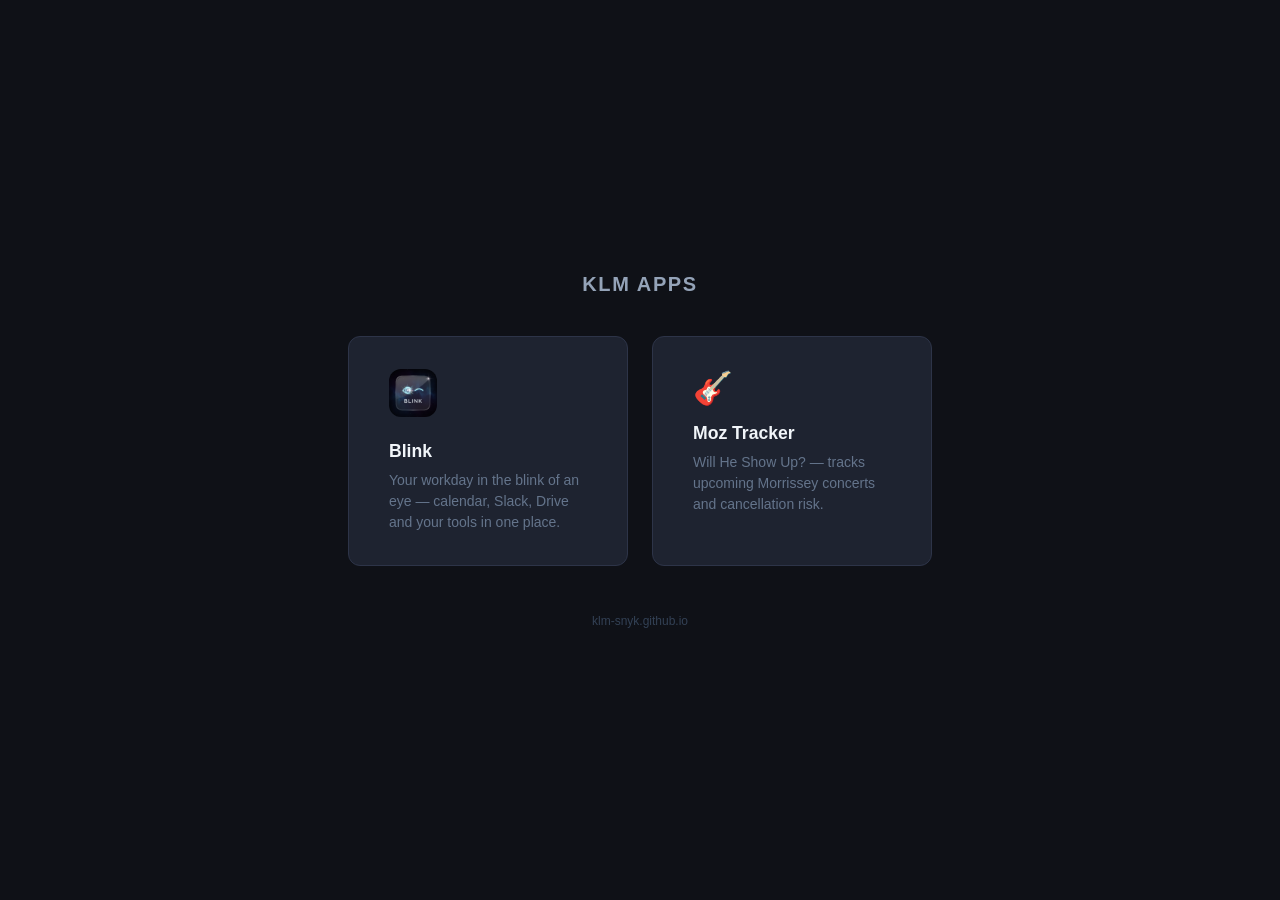
<file: index.html>
<!DOCTYPE html>
<html lang="en">
<head>
  <meta charset="UTF-8" />
  <meta name="viewport" content="width=device-width, initial-scale=1.0" />
  <title>KLM Apps</title>
  <style>
    *, *::before, *::after { box-sizing: border-box; margin: 0; padding: 0; }

    body {
      font-family: -apple-system, BlinkMacSystemFont, "Inter", "Segoe UI", sans-serif;
      background: #0f1117;
      color: #e2e8f0;
      min-height: 100vh;
      display: flex;
      flex-direction: column;
      align-items: center;
      justify-content: center;
      padding: 2rem;
    }

    h1 {
      font-size: 1.25rem;
      font-weight: 600;
      letter-spacing: 0.08em;
      text-transform: uppercase;
      color: #94a3b8;
      margin-bottom: 2.5rem;
    }

    .apps {
      display: flex;
      gap: 1.5rem;
      flex-wrap: wrap;
      justify-content: center;
    }

    .card {
      background: #1e2330;
      border: 1px solid #2d3448;
      border-radius: 12px;
      padding: 2rem 2.5rem;
      width: 280px;
      text-decoration: none;
      color: inherit;
      transition: border-color 0.2s, transform 0.2s, box-shadow 0.2s;
    }

    .card:hover {
      border-color: #4f6ef7;
      transform: translateY(-3px);
      box-shadow: 0 8px 32px rgba(79, 110, 247, 0.15);
    }

    .card-icon {
      font-size: 2rem;
      margin-bottom: 1rem;
    }

    .card-title {
      font-size: 1.1rem;
      font-weight: 600;
      margin-bottom: 0.5rem;
      color: #f1f5f9;
    }

    .card-desc {
      font-size: 0.875rem;
      color: #64748b;
      line-height: 1.5;
    }

    footer {
      margin-top: 3rem;
      font-size: 0.75rem;
      color: #334155;
    }
  </style>
</head>
<body>
  <h1>KLM Apps</h1>

  <div class="apps">
    <a class="card" href="./Blink/">
      <div class="card-icon"><img src="./Blink/blink-icon.png" alt="Blink" style="width:48px;height:48px;border-radius:12px"></div>
      <div class="card-title">Blink</div>
      <div class="card-desc">Your workday in the blink of an eye — calendar, Slack, Drive and your tools in one place.</div>
    </a>

    <a class="card" href="./moztracker/">
      <div class="card-icon">🎸</div>
      <div class="card-title">Moz Tracker</div>
      <div class="card-desc">Will He Show Up? — tracks upcoming Morrissey concerts and cancellation risk.</div>
    </a>
  </div>

  <footer>klm-snyk.github.io</footer>
</body>
</html>
</file>
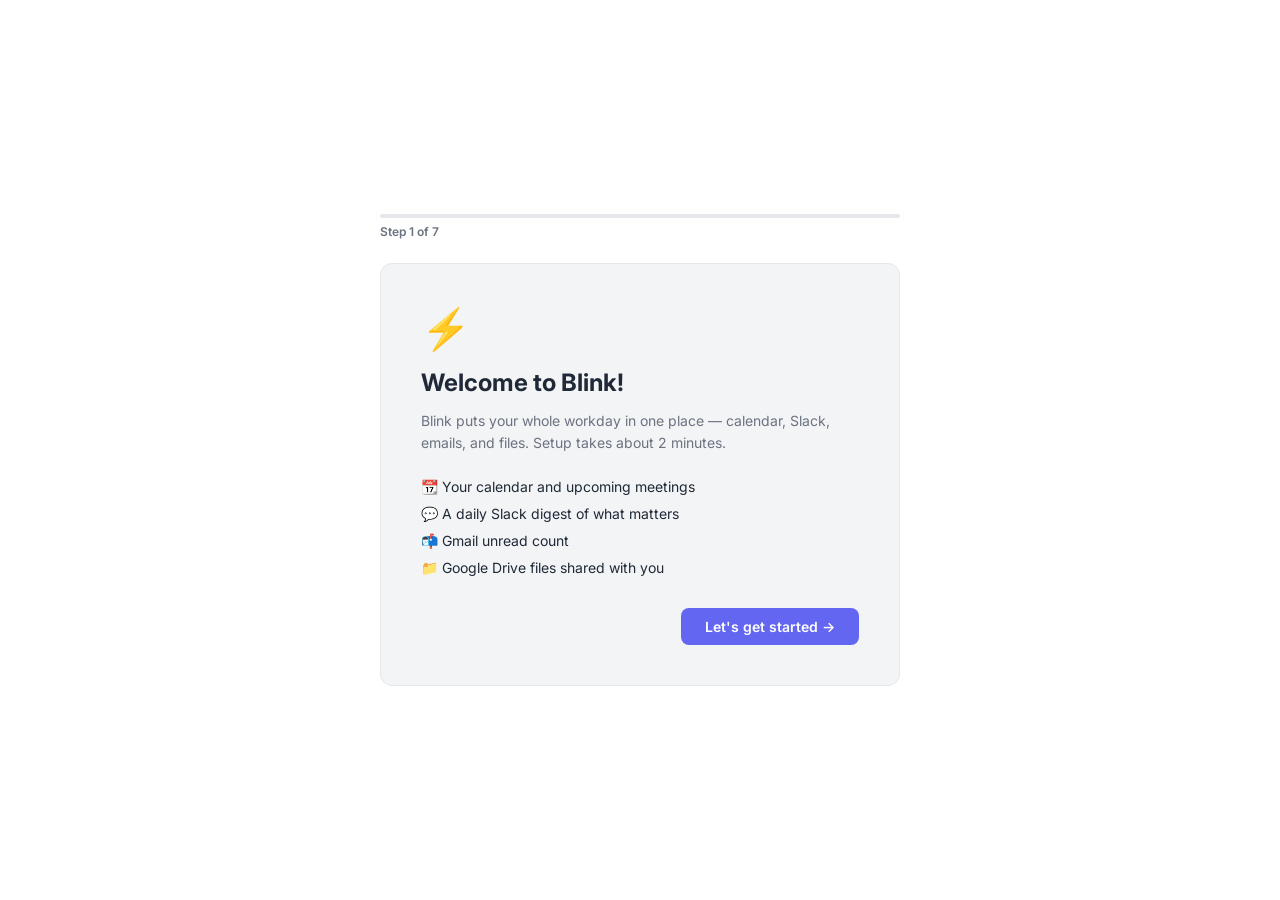
<file: Blink/index.html>
<!DOCTYPE html>
<html lang="en">
<head>
  <meta charset="UTF-8">
  <meta name="viewport" content="width=device-width, initial-scale=1.0">
  <link rel="icon" href="blink-icon.png">
  <title>Blink</title>
  <meta name="description" content="Your workday in the blink of an eye — daily planner, cases, and calendar in one place.">
  <link rel="preconnect" href="https://fonts.googleapis.com">
  <link rel="preconnect" href="https://fonts.gstatic.com" crossorigin>
  <link href="https://fonts.googleapis.com/css2?family=Inter:wght@300;400;500;600;700&display=swap" rel="stylesheet">
  <link rel="stylesheet" href="css/styles.css?v=19.97">
  <!-- Google Identity Services -->
  <script src="https://accounts.google.com/gsi/client" async defer></script>
</head>
<body data-theme="modern" data-dark="false">

<!-- Setup Wizard -->
<div id="setup-wizard" class="setup-wizard" style="display:none">
  <div class="setup-wizard-inner">
    <div class="setup-progress" id="setup-progress"></div>
    <div class="setup-content" id="setup-content"></div>
  </div>
</div>

<div class="app">

  <!-- =====================================================
       Sidebar Navigation
  ====================================================== -->
  <nav class="sidebar">

    <div class="sidebar-logo">
      <img src="blink-icon.png" alt="Blink" style="width:40px;height:40px;border-radius:10px;margin-bottom:6px">
      <h1>Blink</h1>
      <span>Your workday in the blink of an eye</span>
    </div>

    <div class="sidebar-nav">

      <div class="nav-section-label">Workspace</div>

      <button class="nav-item active" data-screen="dashboard">
        <svg viewBox="0 0 24 24"><path d="M3 9l9-7 9 7v11a2 2 0 01-2 2H5a2 2 0 01-2-2z"/><polyline points="9 22 9 12 15 12 15 22"/></svg>
        <span>Dashboard</span>
      </button>

      <div class="nav-divider"></div>
      <div class="nav-section-label">Work</div>

      <button class="nav-item" data-screen="calendar">
        <svg viewBox="0 0 24 24"><rect x="3" y="4" width="18" height="18" rx="2" ry="2"/><line x1="16" y1="2" x2="16" y2="6"/><line x1="8" y1="2" x2="8" y2="6"/><line x1="3" y1="10" x2="21" y2="10"/></svg>
        <span>Calendar</span>
      </button>

      <button class="nav-item" data-screen="mail">
        <svg viewBox="0 0 24 24" fill="none" stroke="currentColor" stroke-width="1.75" stroke-linecap="round" stroke-linejoin="round"><path d="M4 4h16c1.1 0 2 .9 2 2v12c0 1.1-.9 2-2 2H4c-1.1 0-2-.9-2-2V6c0-1.1.9-2 2-2z"/><polyline points="22,6 12,13 2,6"/></svg>
        <span>Mail</span>
      </button>

      <button class="nav-item" data-screen="slack">
        <svg viewBox="0 0 24 24" fill="none" stroke="currentColor" stroke-width="1.75" stroke-linecap="round" stroke-linejoin="round"><path d="M14.5 10c-.83 0-1.5-.67-1.5-1.5v-5c0-.83.67-1.5 1.5-1.5s1.5.67 1.5 1.5v5c0 .83-.67 1.5-1.5 1.5z"/><path d="M20.5 10H19V8.5c0-.83.67-1.5 1.5-1.5s1.5.67 1.5 1.5-.67 1.5-1.5 1.5z"/><path d="M9.5 14c.83 0 1.5.67 1.5 1.5v5c0 .83-.67 1.5-1.5 1.5S8 21.33 8 20.5v-5c0-.83.67-1.5 1.5-1.5z"/><path d="M3.5 14H5v1.5c0 .83-.67 1.5-1.5 1.5S2 16.33 2 15.5 2.67 14 3.5 14z"/><path d="M14 14.5c0-.83.67-1.5 1.5-1.5h5c.83 0 1.5.67 1.5 1.5s-.67 1.5-1.5 1.5h-5c-.83 0-1.5-.67-1.5-1.5z"/><path d="M15.5 19H14v1.5c0 .83.67 1.5 1.5 1.5s1.5-.67 1.5-1.5-.67-1.5-1.5-1.5z"/><path d="M10 9.5C10 8.67 9.33 8 8.5 8h-5C2.67 8 2 8.67 2 9.5S2.67 11 3.5 11h5c.83 0 1.5-.67 1.5-1.5z"/><path d="M8.5 5H10V3.5C10 2.67 9.33 2 8.5 2S7 2.67 7 3.5 7.67 5 8.5 5z"/></svg>
        <span>Slack</span>
      </button>


      <button class="nav-item" data-screen="drive">
        <svg viewBox="0 0 24 24" fill="none" stroke="currentColor" stroke-width="1.75" stroke-linecap="round" stroke-linejoin="round"><path d="M22 19a2 2 0 01-2 2H4a2 2 0 01-2-2V5a2 2 0 012-2h5l2 3h9a2 2 0 012 2z"/></svg>
        <span>Drive</span>
      </button>

      <button class="nav-item" data-screen="cases">
        <svg viewBox="0 0 24 24" fill="none" stroke="currentColor" stroke-width="1.75" stroke-linecap="round" stroke-linejoin="round"><path d="M2 9a3 3 0 010 6v2a1 1 0 001 1h18a1 1 0 001-1v-2a3 3 0 010-6V7a1 1 0 00-1-1H3a1 1 0 00-1 1z"/><path d="M9 9v6" stroke-dasharray="2 2"/></svg>
        <span>JIRA</span>
      </button>
      <button class="nav-item" data-screen="supportcases">
        <svg viewBox="0 0 24 24" fill="none" stroke="currentColor" stroke-width="1.75" stroke-linecap="round" stroke-linejoin="round"><path d="M20 7h-3V6a3 3 0 00-3-3h-4a3 3 0 00-3 3v1H4a1 1 0 00-1 1v11a2 2 0 002 2h14a2 2 0 002-2V8a1 1 0 00-1-1zM9 6a1 1 0 011-1h4a1 1 0 011 1v1H9z"/></svg>
        <span>Support Cases</span>
      </button>
      <button class="nav-item" data-screen="workday">
        <svg viewBox="0 0 24 24" fill="none" stroke="currentColor" stroke-width="1.75" stroke-linecap="round" stroke-linejoin="round"><rect x="2" y="7" width="20" height="14" rx="2"/><path d="M16 7V5a2 2 0 00-2-2h-4a2 2 0 00-2 2v2"/><line x1="12" y1="12" x2="12" y2="16"/><line x1="10" y1="14" x2="14" y2="14"/></svg>
        <span>Workday</span>
      </button>
      <button class="nav-item" data-screen="trends">
        <svg viewBox="0 0 24 24" fill="none" stroke="currentColor" stroke-width="1.75" stroke-linecap="round" stroke-linejoin="round"><path d="M3 3v18h18"/><path d="M18 17V9"/><path d="M13 17V5"/><path d="M8 17v-3"/></svg>
        <span>Support Case Trends &amp; Data</span>
      </button>

    </div>
    <!-- No bottom settings button — settings lives in the top-right header only -->
  </nav>

  <!-- =====================================================
       Main Content
  ====================================================== -->
  <main class="content">

  <!-- Shared header actions rendered on every screen -->
  <!-- SVG icons reused below -->

  <!-- Dashboard -->
  <div id="screen-dashboard" class="screen">
    <div class="screen-header">
      <h2>Dashboard</h2>
      <div class="header-actions">
        <button class="icon-btn" onclick="refreshApp()" title="Refresh">
          <svg viewBox="0 0 24 24" fill="none" stroke="currentColor" stroke-width="2" stroke-linecap="round" stroke-linejoin="round"><polyline points="23 4 23 10 17 10"/><path d="M20.49 15a9 9 0 11-2.12-9.36L23 10"/></svg>
        </button>
        <button class="icon-btn" id="about-btn-dashboard" onclick="openAbout()" title="About">
          <svg viewBox="0 0 24 24"><circle cx="12" cy="12" r="10"/><line x1="12" y1="8" x2="12" y2="12"/><line x1="12" y1="16" x2="12.01" y2="16"/></svg>
        </button>
        <button class="icon-btn" id="settings-btn" onclick="openSettings()" title="Settings">
          <svg viewBox="0 0 24 24"><circle cx="12" cy="12" r="3"/><path d="M19.4 15a1.65 1.65 0 00.33 1.82l.06.06a2 2 0 010 2.83 2 2 0 01-2.83 0l-.06-.06a1.65 1.65 0 00-1.82-.33 1.65 1.65 0 00-1 1.51V21a2 2 0 01-4 0v-.09A1.65 1.65 0 009 19.4a1.65 1.65 0 00-1.82.33l-.06.06a2 2 0 01-2.83-2.83l.06-.06A1.65 1.65 0 004.68 15a1.65 1.65 0 00-1.51-1H3a2 2 0 010-4h.09A1.65 1.65 0 004.6 9a1.65 1.65 0 00-.33-1.82l-.06-.06a2 2 0 012.83-2.83l.06.06A1.65 1.65 0 009 4.68a1.65 1.65 0 001-1.51V3a2 2 0 014 0v.09a1.65 1.65 0 001 1.51 1.65 1.65 0 001.82-.33l.06-.06a2 2 0 012.83 2.83l-.06.06A1.65 1.65 0 0019.4 9a1.65 1.65 0 001.51 1H21a2 2 0 010 4h-.09a1.65 1.65 0 00-1.51 1z"/></svg>
        </button>
      </div>
    </div>
    <div class="screen-body">
      <div id="dash-content"></div>
    </div>
  </div>


  <!-- Slack -->
  <div id="screen-slack" class="screen">
    <div class="screen-header">
      <h2>Slack Digest</h2>
      <div class="header-actions">
        <button class="icon-btn" onclick="openSettings()" title="Settings">
          <svg viewBox="0 0 24 24"><circle cx="12" cy="12" r="3"/><path d="M19.4 15a1.65 1.65 0 00.33 1.82l.06.06a2 2 0 010 2.83 2 2 0 01-2.83 0l-.06-.06a1.65 1.65 0 00-1.82-.33 1.65 1.65 0 00-1 1.51V21a2 2 0 01-4 0v-.09A1.65 1.65 0 009 19.4a1.65 1.65 0 00-1.82.33l-.06.06a2 2 0 01-2.83-2.83l.06-.06A1.65 1.65 0 004.68 15a1.65 1.65 0 00-1.51-1H3a2 2 0 010-4h.09A1.65 1.65 0 004.6 9a1.65 1.65 0 00-.33-1.82l-.06-.06a2 2 0 012.83-2.83l.06.06A1.65 1.65 0 009 4.68a1.65 1.65 0 001-1.51V3a2 2 0 014 0v.09a1.65 1.65 0 001 1.51 1.65 1.65 0 001.82-.33l.06-.06a2 2 0 012.83 2.83l-.06.06A1.65 1.65 0 0019.4 9a1.65 1.65 0 001.51 1H21a2 2 0 010 4h-.09a1.65 1.65 0 00-1.51 1z"/></svg>
        </button>
      </div>
    </div>
    <div class="screen-body">
      <div id="slack-content"></div>
    </div>
  </div>

    <!-- Mail -->
  <div id="screen-mail" class="screen">
    <div class="screen-header">
      <h2>Mail</h2>
      <div class="header-actions">
        <button class="icon-btn" onclick="fetchMailMessages()" title="Refresh">
          <svg viewBox="0 0 24 24" fill="none" stroke="currentColor" stroke-width="2" stroke-linecap="round" stroke-linejoin="round"><polyline points="23 4 23 10 17 10"/><path d="M20.49 15a9 9 0 11-2.12-9.36L23 10"/></svg>
        </button>
        <button class="icon-btn" onclick="openSettings()" title="Settings">
          <svg viewBox="0 0 24 24"><circle cx="12" cy="12" r="3"/><path d="M19.4 15a1.65 1.65 0 00.33 1.82l.06.06a2 2 0 010 2.83 2 2 0 01-2.83 0l-.06-.06a1.65 1.65 0 00-1.82-.33 1.65 1.65 0 00-1 1.51V21a2 2 0 01-4 0v-.09A1.65 1.65 0 009 19.4a1.65 1.65 0 00-1.82.33l-.06.06a2 2 0 01-2.83-2.83l.06-.06A1.65 1.65 0 004.68 15a1.65 1.65 0 00-1.51-1H3a2 2 0 010-4h.09A1.65 1.65 0 004.6 9a1.65 1.65 0 00-.33-1.82l-.06-.06a2 2 0 012.83-2.83l.06.06A1.65 1.65 0 009 4.68a1.65 1.65 0 001-1.51V3a2 2 0 014 0v.09a1.65 1.65 0 001 1.51 1.65 1.65 0 001.82-.33l.06-.06a2 2 0 012.83 2.83l-.06.06A1.65 1.65 0 0019.4 9a1.65 1.65 0 001.51 1H21a2 2 0 010 4h-.09a1.65 1.65 0 00-1.51 1z"/></svg>
        </button>
      </div>
    </div>
    <div class="screen-body">
      <div id="screen-mail-content"></div>
    </div>
  </div>

<!-- Cases -->
  <div id="screen-cases" class="screen">
    <div class="screen-header">
      <h2>JIRA</h2>
      <div class="header-actions">
        <button class="icon-btn" onclick="fetchJiraIssues()" title="Refresh">
          <svg viewBox="0 0 24 24" fill="none" stroke="currentColor" stroke-width="2" stroke-linecap="round" stroke-linejoin="round"><polyline points="23 4 23 10 17 10"/><path d="M20.49 15a9 9 0 11-2.12-9.36L23 10"/></svg>
        </button>
        <button class="icon-btn" onclick="openSettings()" title="Settings">
          <svg viewBox="0 0 24 24"><circle cx="12" cy="12" r="3"/><path d="M19.4 15a1.65 1.65 0 00.33 1.82l.06.06a2 2 0 010 2.83 2 2 0 01-2.83 0l-.06-.06a1.65 1.65 0 00-1.82-.33 1.65 1.65 0 00-1 1.51V21a2 2 0 01-4 0v-.09A1.65 1.65 0 009 19.4a1.65 1.65 0 00-1.82.33l-.06.06a2 2 0 01-2.83-2.83l.06-.06A1.65 1.65 0 004.68 15a1.65 1.65 0 00-1.51-1H3a2 2 0 010-4h.09A1.65 1.65 0 004.6 9a1.65 1.65 0 00-.33-1.82l-.06-.06a2 2 0 012.83-2.83l.06.06A1.65 1.65 0 009 4.68a1.65 1.65 0 001-1.51V3a2 2 0 014 0v.09a1.65 1.65 0 001 1.51 1.65 1.65 0 001.82-.33l.06-.06a2 2 0 012.83 2.83l-.06.06A1.65 1.65 0 0019.4 9a1.65 1.65 0 001.51 1H21a2 2 0 010 4h-.09a1.65 1.65 0 00-1.51 1z"/></svg>
        </button>
      </div>
    </div>
    <div class="screen-body">
      <div id="screen-cases-content"></div>
    </div>
  </div>

  <!-- Support Cases (Snowflake data via Slack Canvas relay) -->
  <div id="screen-supportcases" class="screen">
    <div class="screen-header">
      <h2>Support Cases</h2>
      <div class="header-actions">
        <button class="icon-btn" onclick="fetchSupportCases()" title="Reload canvas">
          <svg viewBox="0 0 24 24" fill="none" stroke="currentColor" stroke-width="2" stroke-linecap="round" stroke-linejoin="round"><polyline points="23 4 23 10 17 10"/><path d="M20.49 15a9 9 0 11-2.12-9.36L23 10"/></svg>
        </button>
        <button class="icon-btn" onclick="openSettings()" title="Settings">
          <svg viewBox="0 0 24 24"><circle cx="12" cy="12" r="3"/><path d="M19.4 15a1.65 1.65 0 00.33 1.82l.06.06a2 2 0 010 2.83 2 2 0 01-2.83 0l-.06-.06a1.65 1.65 0 00-1.82-.33 1.65 1.65 0 00-1 1.51V21a2 2 0 01-4 0v-.09A1.65 1.65 0 009 19.4a1.65 1.65 0 00-1.82.33l-.06.06a2 2 0 01-2.83-2.83l.06-.06A1.65 1.65 0 004.68 15a1.65 1.65 0 00-1.51-1H3a2 2 0 010-4h.09A1.65 1.65 0 004.6 9a1.65 1.65 0 00-.33-1.82l-.06-.06a2 2 0 012.83-2.83l.06.06A1.65 1.65 0 009 4.68a1.65 1.65 0 001-1.51V3a2 2 0 014 0v.09a1.65 1.65 0 001 1.51 1.65 1.65 0 001.82-.33l.06-.06a2 2 0 012.83 2.83l-.06.06A1.65 1.65 0 0019.4 9a1.65 1.65 0 001.51 1H21a2 2 0 010 4h-.09a1.65 1.65 0 00-1.51 1z"/></svg>
        </button>
      </div>
    </div>
    <div class="screen-body">
      <div id="screen-supportcases-content"></div>
    </div>
  </div>

  <!-- Workday -->
  <div id="screen-workday" class="screen">
    <div class="screen-header">
      <h2>Workday</h2>
      <div class="header-actions">
        <button class="icon-btn" onclick="fetchSlackDigest().then(renderWorkday)" title="Refresh">
          <svg viewBox="0 0 24 24" fill="none" stroke="currentColor" stroke-width="2" stroke-linecap="round" stroke-linejoin="round"><polyline points="23 4 23 10 17 10"/><polyline points="1 20 1 14 7 14"/><path d="M3.51 9a9 9 0 0114.85-3.36L23 10M1 14l4.64 4.36A9 9 0 0020.49 15"/></svg>
        </button>
        <button class="icon-btn" onclick="openSettings()" title="Settings">
          <svg viewBox="0 0 24 24"><circle cx="12" cy="12" r="3"/><path d="M19.4 15a1.65 1.65 0 00.33 1.82l.06.06a2 2 0 010 2.83 2 2 0 01-2.83 0l-.06-.06a1.65 1.65 0 00-1.82-.33 1.65 1.65 0 00-1 1.51V21a2 2 0 01-4 0v-.09A1.65 1.65 0 009 19.4a1.65 1.65 0 00-1.82.33l-.06.06a2 2 0 01-2.83-2.83l.06-.06A1.65 1.65 0 004.68 15a1.65 1.65 0 00-1.51-1H3a2 2 0 010-4h.09A1.65 1.65 0 004.6 9a1.65 1.65 0 00-.33-1.82l-.06-.06a2 2 0 012.83-2.83l.06.06A1.65 1.65 0 009 4.68a1.65 1.65 0 001-1.51V3a2 2 0 014 0v.09a1.65 1.65 0 001 1.51 1.65 1.65 0 001.82-.33l.06-.06a2 2 0 012.83 2.83l-.06.06A1.65 1.65 0 0019.4 9a1.65 1.65 0 001.51 1H21a2 2 0 010 4h-.09a1.65 1.65 0 00-1.51 1z"/></svg>
        </button>
      </div>
    </div>
    <div class="screen-body">
      <div id="screen-workday-content"></div>
    </div>
  </div>

  <!-- Support Case Trends & Data -->
  <div id="screen-trends" class="screen">
    <div class="screen-header">
      <h2>Support Case Trends &amp; Data</h2>
      <div class="header-actions">
        <button class="icon-btn" onclick="openSettings()" title="Settings">
          <svg viewBox="0 0 24 24"><circle cx="12" cy="12" r="3"/><path d="M19.4 15a1.65 1.65 0 00.33 1.82l.06.06a2 2 0 010 2.83 2 2 0 01-2.83 0l-.06-.06a1.65 1.65 0 00-1.82-.33 1.65 1.65 0 00-1 1.51V21a2 2 0 01-4 0v-.09A1.65 1.65 0 009 19.4a1.65 1.65 0 00-1.82.33l-.06.06a2 2 0 01-2.83-2.83l.06-.06A1.65 1.65 0 004.68 15a1.65 1.65 0 00-1.51-1H3a2 2 0 010-4h.09A1.65 1.65 0 004.6 9a1.65 1.65 0 00-.33-1.82l-.06-.06a2 2 0 012.83-2.83l.06.06A1.65 1.65 0 009 4.68a1.65 1.65 0 001-1.51V3a2 2 0 014 0v.09a1.65 1.65 0 001 1.51 1.65 1.65 0 001.82-.33l.06-.06a2 2 0 012.83 2.83l-.06.06A1.65 1.65 0 0019.4 9a1.65 1.65 0 001.51 1H21a2 2 0 010 4h-.09a1.65 1.65 0 00-1.51 1z"/></svg>
        </button>
      </div>
    </div>
    <div class="screen-body">
      <div id="screen-trends-content"></div>
    </div>
  </div>

  <!-- Drive -->
  <div id="screen-drive" class="screen">
    <div class="screen-header">
      <h2>Drive</h2>
      <div class="header-actions">
        <button class="icon-btn" onclick="refreshApp()" title="Refresh">
          <svg viewBox="0 0 24 24" fill="none" stroke="currentColor" stroke-width="2" stroke-linecap="round" stroke-linejoin="round"><polyline points="23 4 23 10 17 10"/><path d="M20.49 15a9 9 0 11-2.12-9.36L23 10"/></svg>
        </button>
        <button class="icon-btn" onclick="openAbout()" title="About">
          <svg viewBox="0 0 24 24"><circle cx="12" cy="12" r="10"/><line x1="12" y1="8" x2="12" y2="12"/><line x1="12" y1="16" x2="12.01" y2="16"/></svg>
        </button>
        <button class="icon-btn" onclick="openSettings()" title="Settings">
          <svg viewBox="0 0 24 24"><circle cx="12" cy="12" r="3"/><path d="M19.4 15a1.65 1.65 0 00.33 1.82l.06.06a2 2 0 010 2.83 2 2 0 01-2.83 0l-.06-.06a1.65 1.65 0 00-1.82-.33 1.65 1.65 0 00-1 1.51V21a2 2 0 01-4 0v-.09A1.65 1.65 0 009 19.4a1.65 1.65 0 00-1.82.33l-.06.06a2 2 0 01-2.83-2.83l.06-.06A1.65 1.65 0 004.68 15a1.65 1.65 0 00-1.51-1H3a2 2 0 010-4h.09A1.65 1.65 0 004.6 9a1.65 1.65 0 00-.33-1.82l-.06-.06a2 2 0 012.83-2.83l.06.06A1.65 1.65 0 009 4.68a1.65 1.65 0 001-1.51V3a2 2 0 014 0v.09a1.65 1.65 0 001 1.51 1.65 1.65 0 001.82-.33l.06-.06a2 2 0 012.83 2.83l-.06.06A1.65 1.65 0 0019.4 9a1.65 1.65 0 001.51 1H21a2 2 0 010 4h-.09a1.65 1.65 0 00-1.51 1z"/></svg>
        </button>
      </div>
    </div>
    <div class="screen-body">
      <div id="drive-content"></div>
    </div>
  </div>

  <!-- Calendar -->
  <div id="screen-calendar" class="screen screen--calendar">
    <div class="screen-header">
      <h2>Calendar</h2>
      <div class="header-actions">
        <button class="icon-btn" onclick="refreshApp()" title="Refresh">
          <svg viewBox="0 0 24 24" fill="none" stroke="currentColor" stroke-width="2" stroke-linecap="round" stroke-linejoin="round"><polyline points="23 4 23 10 17 10"/><path d="M20.49 15a9 9 0 11-2.12-9.36L23 10"/></svg>
        </button>
        <button class="icon-btn" onclick="openAbout()" title="About">
          <svg viewBox="0 0 24 24"><circle cx="12" cy="12" r="10"/><line x1="12" y1="8" x2="12" y2="12"/><line x1="12" y1="16" x2="12.01" y2="16"/></svg>
        </button>
        <button class="icon-btn" onclick="openSettings()" title="Settings">
          <svg viewBox="0 0 24 24"><circle cx="12" cy="12" r="3"/><path d="M19.4 15a1.65 1.65 0 00.33 1.82l.06.06a2 2 0 010 2.83 2 2 0 01-2.83 0l-.06-.06a1.65 1.65 0 00-1.82-.33 1.65 1.65 0 00-1 1.51V21a2 2 0 01-4 0v-.09A1.65 1.65 0 009 19.4a1.65 1.65 0 00-1.82.33l-.06.06a2 2 0 01-2.83-2.83l.06-.06A1.65 1.65 0 004.68 15a1.65 1.65 0 00-1.51-1H3a2 2 0 010-4h.09A1.65 1.65 0 004.6 9a1.65 1.65 0 00-.33-1.82l-.06-.06a2 2 0 012.83-2.83l.06.06A1.65 1.65 0 009 4.68a1.65 1.65 0 001-1.51V3a2 2 0 014 0v.09a1.65 1.65 0 001 1.51 1.65 1.65 0 001.82-.33l.06-.06a2 2 0 012.83 2.83l-.06.06A1.65 1.65 0 0019.4 9a1.65 1.65 0 001.51 1H21a2 2 0 010 4h-.09a1.65 1.65 0 00-1.51 1z"/></svg>
        </button>
      </div>
    </div>
    <div id="calendar-content" class="calendar-content-area"></div>
  </div>



<div class="overlay" id="settings-overlay"></div>
<div class="settings-panel" id="settings-panel">
  <div class="settings-header">
    <h3>Settings</h3>
    <button class="settings-close" id="settings-close">
      <svg viewBox="0 0 24 24"><line x1="18" y1="6" x2="6" y2="18"/><line x1="6" y1="6" x2="18" y2="18"/></svg>
    </button>
  </div>
  <div class="settings-body" id="settings-body"></div>
</div>

<!-- =====================================================
     About Panel
====================================================== -->
<div class="overlay" id="about-overlay"></div>
<div class="settings-panel" id="about-panel">
  <div class="settings-header">
    <h3>About</h3>
    <button class="settings-close" id="about-close">
      <svg viewBox="0 0 24 24"><line x1="18" y1="6" x2="6" y2="18"/><line x1="6" y1="6" x2="18" y2="18"/></svg>
    </button>
  </div>
  <div class="settings-body">
    <div class="about-logo">
      <img src="blink-icon.png" alt="Blink" style="width:56px;height:56px;border-radius:14px;margin-right:12px">
      <div>
        <div class="about-app-name">Blink</div>
        <div class="about-version">Version 19.97</div>
      </div>
    </div>

    <p class="about-desc">
      Your workday in the blink of an eye. A single pane of glass for support engineers and managers — Google Suite, Slack, Jira, and your shift calendar all in one place. No installs, no context switching.
    </p>

    <div class="settings-section-title" style="margin-top:24px">Key features</div>
    <div class="about-feature-list">
      <div class="about-feature"><span>📆</span> Calendar — Day/Week/Month, on-call &amp; OOO</div>
      <div class="about-feature"><span>📬</span> Mail — inbox unread count, plus a full 30-day searchable Mail screen</div>
      <div class="about-feature"><span>💬</span> Slack Digest — Region Handover + AI recap</div>
      <div class="about-feature"><span>🏢</span> Workday — notifications from Slack, grouped into pending/approved/updates</div>
      <div class="about-feature"><span>🎫</span> JIRA — your assigned issues, grouped by project</div>
      <div class="about-feature"><span>📊</span> Support Case Trends &amp; Data — 7 charts (backlog, MTTR, resolution time, submitted/solved, all split Support vs R&amp;D), a My Data/Team toggle (managers get a dropdown to view any engineer), plus Salesforce quick links</div>
      <div class="about-feature"><span>📁</span> Google Drive — shared, mentions &amp; created (last 30 days)</div>
      <div class="about-feature"><span>🔴</span> Snyk status banner — flags an active outage/incident, links to status.snyk.io</div>
      <div class="about-feature"><span>🎨</span> 5 color themes + dark mode</div>
      <div class="about-feature"><span>⚡</span> Setup wizard — Google + Slack + Jira + Workday SSO</div>
    </div>

    <div class="settings-section-title" style="margin-top:24px">Coming soon</div>
    <div class="about-feature-list">
      <div class="about-feature coming"><span>🏢</span> Per-action Workday quick links</div>
    </div>

    <div class="settings-section-title" style="margin-top:24px">Links</div>
    <div class="about-links">
      <a href="https://github.com/KLM-Snyk/klm-snyk.github.io" target="_blank" class="about-link">
        <svg viewBox="0 0 24 24" fill="none" stroke="currentColor" stroke-width="2" stroke-linecap="round" stroke-linejoin="round" width="14" height="14"><path d="M9 19c-5 1.5-5-2.5-7-3m14 6v-3.87a3.37 3.37 0 00-.94-2.61c3.14-.35 6.44-1.54 6.44-7A5.44 5.44 0 0020 4.77 5.07 5.07 0 0019.91 1S18.73.65 16 2.48a13.38 13.38 0 00-7 0C6.27.65 5.09 1 5.09 1A5.07 5.07 0 005 4.77a5.44 5.44 0 00-1.5 3.78c0 5.42 3.3 6.61 6.44 7A3.37 3.37 0 009 18.13V22"/></svg>
        GitHub repo
      </a>
      <a href="https://github.com/KarMarsten/UseYourTools" target="_blank" class="about-link">
        <svg viewBox="0 0 24 24" fill="none" stroke="currentColor" stroke-width="2" stroke-linecap="round" stroke-linejoin="round" width="14" height="14"><rect x="5" y="2" width="14" height="20" rx="2" ry="2"/><line x1="12" y1="18" x2="12.01" y2="18"/></svg>
        iOS app source
      </a>
    </div>
  </div>
</div>

<!-- Loading overlay -->
<div id="angel-overlay" style="display:none;position:fixed;inset:0;z-index:9999;pointer-events:none;align-items:center;justify-content:center">
  <img src="image1.webp" id="angel-img" alt="" style="max-height:70vh;max-width:60vw;object-fit:contain;opacity:0;transition:opacity 0.4s">
  <div id="generic-spinner" style="display:none"></div>
</div>

<script src="js/preferences.js?v=19.97"></script>
<script src="js/calendar.js?v=19.97"></script>
<script src="js/slack.js?v=19.97"></script>
<script src="js/app.js?v=19.97"></script>

</body>
</html>
</file>
<file: Blink/css/styles.css>
/* ============================================================
   CSS Custom Properties — all 5 themes
   ============================================================ */

:root {
  --font: 'Inter', -apple-system, BlinkMacSystemFont, sans-serif;
  --radius: 12px;
  --radius-sm: 8px;
  --sidebar-width: 220px;
  --transition: 0.2s ease;
  --shadow: 0 1px 3px rgba(0,0,0,0.08), 0 4px 16px rgba(0,0,0,0.06);
  --shadow-lg: 0 8px 32px rgba(0,0,0,0.12);
}

/* Chart color aliases — derived from whichever theme is active, so charts always match.
   Must be declared on body (where --primary/--secondary/--accent are actually set by
   the data-theme attribute), not :root — var() resolves once at the declaring element. */
body {
  --chart-1: color-mix(in srgb, var(--primary) 82%, black 18%);
  --chart-2: var(--secondary);
  --chart-3: var(--accent);
  --chart-4: color-mix(in srgb, var(--primary) 55%, white 45%);
  --chart-5: color-mix(in srgb, var(--accent) 65%, black 35%);
}

/* Modern (default) */
[data-theme="modern"] {
  --primary:        #6366F1;
  --primary-light:  #EEF2FF;
  --secondary:      #EC4899;
  --accent:         #8B5CF6;
  --bg:             #FFFFFF;
  --surface:        #F3F4F6;
  --surface2:       #E5E7EB;
  --text:           #1F2937;
  --text-secondary: #6B7280;
  --border:         #E5E7EB;
  --sidebar-bg:     #F9FAFB;
  --sidebar-text:   #4B5563;
  --sidebar-active: #6366F1;
  --sidebar-active-bg: #EEF2FF;
}

[data-theme="modern"][data-dark="true"] {
  --primary:        #818CF8;
  --primary-light:  #1E1B4B;
  --secondary:      #F472B6;
  --accent:         #A78BFA;
  --bg:             #111827;
  --surface:        #1F2937;
  --surface2:       #374151;
  --text:           #F3F4F6;
  --text-secondary: #D1D5DB;
  --border:         #374151;
  --sidebar-bg:     #1F2937;
  --sidebar-text:   #9CA3AF;
  --sidebar-active: #818CF8;
  --sidebar-active-bg: #1E1B4B;
}

/* Earth-Tone */
[data-theme="earth"] {
  --primary:        #8C6A4A;
  --primary-light:  #FFF0E0;
  --secondary:      #D2B48C;
  --accent:         #A0826D;
  --bg:             #FFF8E7;
  --surface:        #FFE4B5;
  --surface2:       #D2B48C;
  --text:           #2C1810;
  --text-secondary: #6B4423;
  --border:         #D2B48C;
  --sidebar-bg:     #FFF0E0;
  --sidebar-text:   #6B4423;
  --sidebar-active: #8C6A4A;
  --sidebar-active-bg: #FFE4B5;
}

/* Cheerful Nature */
[data-theme="nature"] {
  --primary:        #5A8A6A;
  --primary-light:  #E8F5E9;
  --secondary:      #A8D5BA;
  --accent:         #7BA08A;
  --bg:             #FFFFFF;
  --surface:        #C8E6C9;
  --surface2:       #A8D5BA;
  --text:           #1B5E20;
  --text-secondary: #4CAF50;
  --border:         #A8D5BA;
  --sidebar-bg:     #E8F5E9;
  --sidebar-text:   #2E7D32;
  --sidebar-active: #5A8A6A;
  --sidebar-active-bg: #C8E6C9;
}

/* Sunny Sky */
[data-theme="sunny"] {
  --primary:        #D4A574;
  --primary-light:  #FFFDE7;
  --secondary:      #F5DEB3;
  --accent:         #DAA520;
  --bg:             #FFFAF0;
  --surface:        #FFE4B5;
  --surface2:       #FFD700;
  --text:           #8B4513;
  --text-secondary: #CD853F;
  --border:         #FFD700;
  --sidebar-bg:     #FFFDE7;
  --sidebar-text:   #B8860B;
  --sidebar-active: #D4A574;
  --sidebar-active-bg: #FFE4B5;
}

/* Imagination Run Wild */
[data-theme="purple"] {
  --primary:        #9B6FA8;
  --primary-light:  #F3E5F5;
  --secondary:      #D8BFD8;
  --accent:         #BA55D3;
  --bg:             #FFFFFF;
  --surface:        #E8D5E8;
  --surface2:       #D8BFD8;
  --text:           #4B0082;
  --text-secondary: #9370DB;
  --border:         #D8BFD8;
  --sidebar-bg:     #F3E5F5;
  --sidebar-text:   #6A1B9A;
  --sidebar-active: #9B6FA8;
  --sidebar-active-bg: #E8D5E8;
}

/* ============================================================
   Reset & Base
   ============================================================ */

*, *::before, *::after { box-sizing: border-box; margin: 0; padding: 0; }

html, body {
  height: 100%;
  font-family: var(--font);
  font-size: 15px;
  background: var(--bg);
  color: var(--text);
  transition: background var(--transition), color var(--transition);
  -webkit-font-smoothing: antialiased;
}

/* ============================================================
   App Shell
   ============================================================ */

.app {
  display: flex;
  height: 100vh;
  overflow: hidden;
}

/* ============================================================
   Sidebar
   ============================================================ */

.sidebar {
  width: var(--sidebar-width);
  background: var(--sidebar-bg);
  border-right: 1px solid var(--border);
  display: flex;
  flex-direction: column;
  flex-shrink: 0;
  transition: background var(--transition), border-color var(--transition);
  z-index: 10;
}

.sidebar-logo {
  padding: 20px 20px 16px;
  border-bottom: 1px solid var(--border);
}

.sidebar-logo h1 {
  font-size: 14px;
  font-weight: 700;
  color: var(--primary);
  letter-spacing: -0.3px;
  line-height: 1.2;
}

.sidebar-logo span {
  font-size: 11px;
  color: var(--text-secondary);
  font-weight: 400;
}

.sidebar-nav {
  flex: 1;
  padding: 12px 8px;
  display: flex;
  flex-direction: column;
  gap: 2px;
  overflow-y: auto;
}

.nav-item {
  display: flex;
  align-items: center;
  gap: 10px;
  padding: 9px 12px;
  border-radius: var(--radius-sm);
  cursor: pointer;
  color: var(--sidebar-text);
  font-size: 13.5px;
  font-weight: 500;
  transition: background var(--transition), color var(--transition);
  border: none;
  background: none;
  width: 100%;
  text-align: left;
  user-select: none;
}

.nav-item:hover {
  background: var(--surface);
  color: var(--text);
}

.nav-item.active {
  background: var(--sidebar-active-bg);
  color: var(--sidebar-active);
}

.nav-item svg {
  width: 18px;
  height: 18px;
  flex-shrink: 0;
  stroke: currentColor;
  fill: none;
  stroke-width: 1.75;
  stroke-linecap: round;
  stroke-linejoin: round;
}

.nav-divider {
  height: 1px;
  background: var(--border);
  margin: 6px 0;
}

.nav-section-label {
  font-size: 10.5px;
  font-weight: 600;
  color: var(--text-secondary);
  text-transform: uppercase;
  letter-spacing: 0.6px;
  padding: 6px 12px 2px;
}

.sidebar-bottom {
  padding: 12px 8px;
  border-top: 1px solid var(--border);
}

/* ============================================================
   Main Content
   ============================================================ */

.content {
  flex: 1;
  overflow: hidden;
  display: flex;
  flex-direction: column;
  background: var(--bg);
  transition: background var(--transition);
}

.screen {
  display: none;
  flex-direction: column;
  height: 100%;
  overflow: hidden;
}

.screen.active {
  display: flex;
}

/* ============================================================
   Screen Header
   ============================================================ */

.screen-header {
  display: flex;
  align-items: center;
  gap: 12px;
  padding: 18px 24px 16px;
  border-bottom: 1px solid var(--border);
  background: var(--bg);
  flex-shrink: 0;
  transition: background var(--transition), border-color var(--transition);
}

.screen-header h2 {
  font-size: 18px;
  font-weight: 700;
  color: var(--text);
  flex: 1;
}

.screen-header .header-actions {
  display: flex;
  gap: 8px;
}

.icon-btn {
  width: 36px;
  height: 36px;
  border-radius: var(--radius-sm);
  border: 1px solid var(--border);
  background: var(--surface);
  color: var(--text-secondary);
  display: flex;
  align-items: center;
  justify-content: center;
  cursor: pointer;
  transition: all var(--transition);
}

.icon-btn:hover {
  background: var(--primary-light);
  color: var(--primary);
  border-color: var(--primary);
}

.icon-btn svg {
  width: 16px;
  height: 16px;
  stroke: currentColor;
  fill: none;
  stroke-width: 1.75;
  stroke-linecap: round;
  stroke-linejoin: round;
}

/* ============================================================
   Screen Body
   ============================================================ */

.screen-body {
  flex: 1;
  overflow-y: auto;
  padding: 24px;
}

/* ============================================================
   Dashboard
   ============================================================ */

.dashboard-greeting {
  margin-bottom: 24px;
}

.dashboard-greeting .time-display {
  font-size: 13px;
  color: var(--text-secondary);
  font-weight: 400;
  margin-bottom: 4px;
}

.dashboard-greeting h3 {
  font-size: 26px;
  font-weight: 700;
  color: var(--text);
  letter-spacing: -0.5px;
}

.dashboard-greeting .date-display {
  font-size: 14px;
  color: var(--text-secondary);
  margin-top: 2px;
}

.dashboard-cards {
  display: grid;
  grid-template-columns: repeat(4, 1fr);
  gap: 16px;
  margin-bottom: 24px;
}

.dash-card {
  background: var(--surface);
  border: 1px solid var(--border);
  border-radius: var(--radius);
  padding: 20px;
  cursor: pointer;
  transition: all var(--transition);
  position: relative;
  overflow: hidden;
}

.dash-card:hover {
  border-color: var(--primary);
  box-shadow: var(--shadow);
  transform: translateY(-1px);
}

.dash-card-header {
  display: flex;
  align-items: center;
  gap: 10px;
  margin-bottom: 12px;
}

.dash-card-icon {
  width: 36px;
  height: 36px;
  border-radius: 10px;
  background: var(--primary-light);
  display: flex;
  align-items: center;
  justify-content: center;
  flex-shrink: 0;
}

.dash-card-icon svg {
  width: 18px;
  height: 18px;
  stroke: var(--primary);
  fill: none;
  stroke-width: 1.75;
  stroke-linecap: round;
  stroke-linejoin: round;
}

.dash-card-title {
  font-size: 13px;
  font-weight: 600;
  color: var(--text-secondary);
  text-transform: uppercase;
  letter-spacing: 0.4px;
}

.dash-card-value {
  font-size: 28px;
  font-weight: 700;
  color: var(--text);
  letter-spacing: -1px;
  line-height: 1;
  margin-bottom: 4px;
}

.dash-card-sub {
  font-size: 13px;
  color: var(--text-secondary);
}

.dash-card-action {
  font-size: 12px;
  color: var(--primary);
  font-weight: 600;
  margin-top: 12px;
  display: flex;
  align-items: center;
  gap: 4px;
}

.dash-card-action svg {
  width: 12px;
  height: 12px;
  stroke: currentColor;
  fill: none;
  stroke-width: 2;
  stroke-linecap: round;
  stroke-linejoin: round;
  flex-shrink: 0;
}

.quote-card {
  background: var(--primary);
  border: none;
  color: white;
  cursor: default;
  grid-column: 1 / -1;
}

.quote-card:hover {
  transform: none;
  box-shadow: var(--shadow);
}

.quote-card .dash-card-icon {
  background: rgba(255,255,255,0.2);
}

.quote-card .dash-card-icon svg {
  stroke: white;
}

.quote-card .dash-card-value {
  color: white;
  font-size: 15px;
  font-weight: 500;
  letter-spacing: 0;
  line-height: 1.5;
}

.quote-card .dash-card-sub {
  color: rgba(255,255,255,0.75);
  margin-top: 8px;
}

/* Upcoming events list */

.section-title {
  font-size: 14px;
  font-weight: 700;
  color: var(--text);
  margin-bottom: 12px;
  display: flex;
  align-items: center;
  gap: 8px;
}

.section-title span {
  flex: 1;
}

.badge {
  font-size: 11px;
  font-weight: 600;
  padding: 2px 8px;
  border-radius: 99px;
  background: var(--primary-light);
  color: var(--primary);
}

.empty-state {
  background: var(--surface);
  border: 1px dashed var(--border);
  border-radius: var(--radius);
  padding: 32px 24px;
  text-align: center;
  color: var(--text-secondary);
}

.empty-state svg {
  width: 36px;
  height: 36px;
  stroke: var(--border);
  fill: none;
  stroke-width: 1.5;
  stroke-linecap: round;
  stroke-linejoin: round;
  margin-bottom: 10px;
}

.empty-state p {
  font-size: 13px;
  line-height: 1.5;
}

.connect-btn {
  display: inline-flex;
  align-items: center;
  gap: 6px;
  margin-top: 12px;
  padding: 8px 16px;
  border-radius: var(--radius-sm);
  background: var(--primary);
  color: white;
  font-size: 13px;
  font-weight: 600;
  border: none;
  cursor: pointer;
  transition: opacity var(--transition);
}

.connect-btn:hover { opacity: 0.88; }

/* ============================================================
   Daily Planner
   ============================================================ */

.planner-nav {
  display: flex;
  align-items: center;
  gap: 12px;
  padding: 14px 24px;
  background: var(--surface);
  border-bottom: 1px solid var(--border);
  flex-shrink: 0;
}

.planner-nav-btn {
  width: 34px;
  height: 34px;
  border-radius: var(--radius-sm);
  border: 1px solid var(--border);
  background: var(--bg);
  color: var(--text);
  display: flex;
  align-items: center;
  justify-content: center;
  cursor: pointer;
  transition: all var(--transition);
  flex-shrink: 0;
}

.planner-nav-btn:hover {
  background: var(--primary);
  border-color: var(--primary);
  color: white;
}

.planner-nav-btn svg {
  width: 15px;
  height: 15px;
  stroke: currentColor;
  fill: none;
  stroke-width: 2;
  stroke-linecap: round;
  stroke-linejoin: round;
}

.planner-date {
  flex: 1;
  text-align: center;
  font-size: 15px;
  font-weight: 700;
  color: var(--text);
}

.planner-date .day-name {
  display: block;
  font-size: 12px;
  font-weight: 500;
  color: var(--text-secondary);
  margin-top: 1px;
}

.planner-today-btn {
  padding: 6px 14px;
  border-radius: var(--radius-sm);
  border: 1px solid var(--primary);
  background: var(--primary-light);
  color: var(--primary);
  font-size: 12px;
  font-weight: 600;
  cursor: pointer;
  transition: all var(--transition);
  white-space: nowrap;
}

.planner-today-btn:hover {
  background: var(--primary);
  color: white;
}

.planner-body {
  flex: 1;
  overflow-y: auto;
  padding: 0;
}

.time-block {
  display: flex;
  border-bottom: 1px solid var(--border);
  min-height: 60px;
  transition: background var(--transition);
}

.time-block:hover {
  background: var(--surface);
}

.time-block.current-hour {
  background: var(--primary-light);
  border-left: 3px solid var(--primary);
}

.time-label {
  width: 72px;
  flex-shrink: 0;
  padding: 12px 12px 0 16px;
  font-size: 12px;
  font-weight: 600;
  color: var(--text-secondary);
  border-right: 1px solid var(--border);
  position: relative;
  user-select: none;
}

.time-block.current-hour .time-label {
  color: var(--primary);
}

.time-block-content {
  flex: 1;
  padding: 10px 16px;
  display: flex;
  flex-direction: column;
  gap: 6px;
}

.time-block-notes {
  width: 100%;
  border: none;
  background: transparent;
  color: var(--text);
  font-family: var(--font);
  font-size: 13.5px;
  line-height: 1.5;
  resize: none;
  outline: none;
  min-height: 38px;
  padding: 0;
}

.time-block-notes::placeholder {
  color: var(--text-secondary);
  opacity: 0.5;
}

/* ============================================================
   Cases Screen (placeholder)
   ============================================================ */

.coming-soon {
  display: flex;
  flex-direction: column;
  align-items: center;
  justify-content: center;
  height: 100%;
  padding: 40px;
  text-align: center;
  gap: 16px;
}

.coming-soon-icon {
  width: 72px;
  height: 72px;
  border-radius: 20px;
  background: var(--primary-light);
  display: flex;
  align-items: center;
  justify-content: center;
}

.coming-soon-icon svg {
  width: 36px;
  height: 36px;
  stroke: var(--primary);
  fill: none;
  stroke-width: 1.5;
  stroke-linecap: round;
  stroke-linejoin: round;
}

.coming-soon h3 {
  font-size: 20px;
  font-weight: 700;
  color: var(--text);
}

.coming-soon p {
  font-size: 14px;
  color: var(--text-secondary);
  max-width: 360px;
  line-height: 1.6;
}

.integration-chips {
  display: flex;
  gap: 10px;
  flex-wrap: wrap;
  justify-content: center;
  margin-top: 8px;
}

.chip {
  padding: 6px 14px;
  border-radius: 99px;
  border: 1.5px solid var(--border);
  font-size: 13px;
  font-weight: 600;
  color: var(--text-secondary);
  background: var(--surface);
}

/* ============================================================
   Settings Panel
   ============================================================ */

.overlay {
  position: fixed;
  inset: 0;
  background: rgba(0,0,0,0.3);
  z-index: 100;
  opacity: 0;
  pointer-events: none;
  transition: opacity 0.25s ease;
  backdrop-filter: blur(2px);
}

.overlay.open {
  opacity: 1;
  pointer-events: all;
}

.settings-panel {
  position: fixed;
  top: 0;
  right: 0;
  width: 360px;
  height: 100vh;
  background: var(--bg);
  border-left: 1px solid var(--border);
  z-index: 101;
  display: flex;
  flex-direction: column;
  transform: translateX(100%);
  transition: transform 0.25s ease, background var(--transition), border-color var(--transition);
  box-shadow: var(--shadow-lg);
}

.settings-panel.open {
  transform: translateX(0);
}

.settings-header {
  display: flex;
  align-items: center;
  gap: 12px;
  padding: 18px 20px 16px;
  border-bottom: 1px solid var(--border);
  flex-shrink: 0;
}

.settings-header h3 {
  font-size: 16px;
  font-weight: 700;
  color: var(--text);
  flex: 1;
}

.settings-close {
  width: 32px;
  height: 32px;
  border-radius: 8px;
  border: 1px solid var(--border);
  background: var(--surface);
  color: var(--text-secondary);
  display: flex;
  align-items: center;
  justify-content: center;
  cursor: pointer;
  transition: all var(--transition);
}

.settings-close:hover {
  background: #FEE2E2;
  border-color: #FCA5A5;
  color: #DC2626;
}

.settings-close svg {
  width: 14px;
  height: 14px;
  stroke: currentColor;
  fill: none;
  stroke-width: 2.5;
  stroke-linecap: round;
  stroke-linejoin: round;
}

.settings-body {
  flex: 1;
  overflow-y: auto;
  padding: 20px;
}

.settings-section {
  margin-bottom: 28px;
}

.settings-section-title {
  font-size: 11px;
  font-weight: 700;
  text-transform: uppercase;
  letter-spacing: 0.7px;
  color: var(--text-secondary);
  margin-bottom: 14px;
  padding-bottom: 8px;
  border-bottom: 1px solid var(--border);
}

.settings-row {
  display: flex;
  align-items: center;
  gap: 12px;
  padding: 10px 0;
  border-bottom: 1px solid var(--border);
}

.settings-row:last-child {
  border-bottom: none;
}

.settings-label {
  flex: 1;
  font-size: 14px;
  font-weight: 500;
  color: var(--text);
}

.settings-sublabel {
  font-size: 12px;
  color: var(--text-secondary);
  font-weight: 400;
  display: block;
  margin-top: 1px;
}

/* Toggle switch */
.toggle {
  position: relative;
  width: 44px;
  height: 26px;
  flex-shrink: 0;
}

.toggle input {
  opacity: 0;
  width: 0;
  height: 0;
  position: absolute;
}

.toggle-track {
  position: absolute;
  inset: 0;
  background: var(--surface2);
  border-radius: 99px;
  cursor: pointer;
  transition: background 0.2s ease;
}

.toggle input:checked + .toggle-track {
  background: var(--primary);
}

.toggle-track::after {
  content: '';
  position: absolute;
  left: 3px;
  top: 3px;
  width: 20px;
  height: 20px;
  border-radius: 50%;
  background: white;
  box-shadow: 0 1px 3px rgba(0,0,0,0.15);
  transition: transform 0.2s ease;
}

.toggle input:checked + .toggle-track::after {
  transform: translateX(18px);
}

/* Select & input */
.settings-select,
.settings-input {
  background: var(--surface);
  border: 1px solid var(--border);
  border-radius: var(--radius-sm);
  color: var(--text);
  font-family: var(--font);
  font-size: 13px;
  padding: 6px 10px;
  outline: none;
  transition: border-color var(--transition);
  flex-shrink: 0;
}

.settings-select { min-width: 130px; cursor: pointer; }
.settings-input  { width: 80px; }

.settings-select:focus,
.settings-input:focus {
  border-color: var(--primary);
}

/* Color scheme picker */
.theme-swatches {
  display: flex;
  gap: 8px;
  flex-wrap: wrap;
  margin-top: 8px;
}

.theme-swatch {
  width: 40px;
  height: 40px;
  border-radius: 10px;
  cursor: pointer;
  border: 2.5px solid transparent;
  transition: all 0.15s ease;
  display: flex;
  align-items: center;
  justify-content: center;
  position: relative;
}

.theme-swatch:hover {
  transform: scale(1.08);
}

.theme-swatch.selected {
  border-color: var(--text);
}

.theme-swatch::after {
  content: '✓';
  color: white;
  font-size: 16px;
  font-weight: 700;
  opacity: 0;
  text-shadow: 0 1px 2px rgba(0,0,0,0.4);
}

.theme-swatch.selected::after {
  opacity: 1;
}

.theme-swatch-label {
  font-size: 11px;
  color: var(--text-secondary);
  text-align: center;
  margin-top: 4px;
}

.theme-option {
  display: flex;
  flex-direction: column;
  align-items: center;
  gap: 2px;
  cursor: pointer;
}

/* Time input */
.time-input-row {
  display: flex;
  align-items: center;
  gap: 8px;
}

/* ============================================================
   About Panel
   ============================================================ */

.about-logo {
  display: flex;
  align-items: center;
  gap: 14px;
  margin-bottom: 16px;
}

.about-icon {
  width: 52px;
  height: 52px;
  border-radius: 14px;
  background: var(--primary-light);
  display: flex;
  align-items: center;
  justify-content: center;
  flex-shrink: 0;
}

.about-icon svg {
  width: 26px;
  height: 26px;
  stroke: var(--primary);
}

.about-app-name {
  font-size: 16px;
  font-weight: 700;
  color: var(--text);
}

.about-version {
  font-size: 12px;
  color: var(--text-secondary);
  margin-top: 2px;
}

.about-desc {
  font-size: 13.5px;
  color: var(--text-secondary);
  line-height: 1.6;
}

.about-feature-list {
  display: flex;
  flex-direction: column;
  gap: 8px;
  margin-top: 10px;
}

.about-feature {
  display: flex;
  align-items: center;
  gap: 10px;
  font-size: 13.5px;
  color: var(--text);
}

.about-feature span {
  font-size: 16px;
  width: 22px;
  text-align: center;
  flex-shrink: 0;
}

.about-feature.coming {
  color: var(--text-secondary);
}

.about-links {
  display: flex;
  flex-direction: column;
  gap: 8px;
  margin-top: 10px;
}

.about-link {
  display: flex;
  align-items: center;
  gap: 8px;
  font-size: 13.5px;
  color: var(--primary);
  text-decoration: none;
  font-weight: 500;
}

.about-link:hover { text-decoration: underline; }

/* ============================================================
   Calendar Connect UI
   ============================================================ */

.cal-connect-box {
  background: var(--surface);
  border: 1px solid var(--border);
  border-radius: var(--radius);
  padding: 16px;
  margin-top: 8px;
}

.cal-connect-box p {
  font-size: 12.5px;
  color: var(--text-secondary);
  line-height: 1.5;
  margin-bottom: 12px;
}

.cal-connect-box a {
  color: var(--primary);
  text-decoration: none;
}

.cal-connect-box a:hover { text-decoration: underline; }

.cal-input-row {
  display: flex;
  gap: 8px;
  align-items: center;
}

.cal-client-input {
  flex: 1;
  background: var(--bg);
  border: 1px solid var(--border);
  border-radius: var(--radius-sm);
  color: var(--text);
  font-family: var(--font);
  font-size: 12px;
  padding: 7px 10px;
  outline: none;
  transition: border-color var(--transition);
  min-width: 0;
}

.cal-client-input:focus { border-color: var(--primary); }
.cal-client-input::placeholder { color: var(--text-secondary); opacity: 0.6; }

.cal-connect-btn {
  padding: 7px 14px;
  border-radius: var(--radius-sm);
  background: var(--primary);
  color: white;
  font-size: 12.5px;
  font-weight: 600;
  border: none;
  cursor: pointer;
  white-space: nowrap;
  transition: opacity var(--transition);
  flex-shrink: 0;
}

.cal-connect-btn:hover { opacity: 0.88; }

.cal-connected-row {
  display: flex;
  align-items: center;
  gap: 10px;
}

.cal-status-dot {
  width: 8px;
  height: 8px;
  border-radius: 50%;
  background: #22C55E;
  flex-shrink: 0;
}

.cal-status-label {
  flex: 1;
  font-size: 13px;
  font-weight: 500;
  color: var(--text);
}

.cal-disconnect-btn {
  padding: 5px 12px;
  border-radius: var(--radius-sm);
  background: transparent;
  border: 1px solid var(--border);
  color: var(--text-secondary);
  font-size: 12px;
  font-weight: 500;
  cursor: pointer;
  transition: all var(--transition);
}

.cal-disconnect-btn:hover {
  border-color: #FCA5A5;
  color: #DC2626;
  background: #FEF2F2;
}

/* Calendar events in dashboard */
.event-list { display: flex; flex-direction: column; gap: 8px; margin-top: 4px; }

.event-item {
  display: flex;
  gap: 10px;
  align-items: flex-start;
  padding: 8px 10px;
  border-radius: var(--radius-sm);
  background: var(--bg);
  border: 1px solid var(--border);
  cursor: pointer;
  transition: border-color var(--transition);
  text-decoration: none;
}

.event-item:hover { border-color: var(--primary); }

.event-time-col {
  flex-shrink: 0;
  width: 56px;
  font-size: 11.5px;
  font-weight: 600;
  color: var(--primary);
  padding-top: 1px;
}

.event-details { flex: 1; min-width: 0; }

.event-title {
  font-size: 13px;
  font-weight: 600;
  color: var(--text);
  white-space: nowrap;
  overflow: hidden;
  text-overflow: ellipsis;
}

.event-date-label {
  font-size: 11.5px;
  color: var(--text-secondary);
  margin-top: 2px;
}

/* ============================================================
   Utility
   ============================================================ */

.hidden { display: none !important; }

.mt-4  { margin-top: 4px; }
.mt-8  { margin-top: 8px; }
.mt-16 { margin-top: 16px; }

/* ============================================================
   Responsive — narrow sidebar on small screens
   ============================================================ */

@media (max-width: 768px) {
  :root { --sidebar-width: 56px; }

  .sidebar-logo h1,
  .sidebar-logo span,
  .nav-item span,
  .nav-section-label,
  .nav-divider { display: none; }

  .sidebar-logo { padding: 14px 10px; }

  .nav-item { padding: 10px; justify-content: center; }

  .screen-body { padding: 16px; }

  .settings-panel { width: min(360px, 100vw); }

  .dashboard-cards { grid-template-columns: 1fr; }
}

/* ============================================================
   Scrollbar
   ============================================================ */

::-webkit-scrollbar { width: 6px; }
::-webkit-scrollbar-track { background: transparent; }
::-webkit-scrollbar-thumb {
  background: var(--border);
  border-radius: 99px;
}
::-webkit-scrollbar-thumb:hover { background: var(--text-secondary); }

/* ============================================================
   Calendar Screen
   ============================================================ */

.cal-banner {
  display: flex;
  align-items: flex-start;
  gap: 10px;
  padding: 12px 16px;
  border-radius: var(--radius);
  margin-bottom: 12px;
  font-size: 13.5px;
  font-weight: 500;
}

.cal-banner--oncall {
  background: #FEF3C7;
  border: 1px solid #FCD34D;
  color: #92400E;
}

[data-dark="true"] .cal-banner--oncall {
  background: #422006;
  border: 1px solid #92400E;
  color: #FCD34D;
}

.cal-banner--ooo {
  background: #DBEAFE;
  border: 1px solid #93C5FD;
  color: #1E40AF;
}

[data-dark="true"] .cal-banner--ooo {
  background: #1e3a5f;
  border: 1px solid #1E40AF;
  color: #93C5FD;
}

.cal-banner--upcoming {
  background: var(--primary-light);
  border: 1px solid var(--primary);
  color: var(--primary);
}

/* Snyk status outage banner (Dashboard) */
.snyk-status-banner {
  display: flex;
  align-items: center;
  justify-content: center;
  gap: 8px;
  padding: 12px 16px;
  border-radius: var(--radius);
  margin-bottom: 16px;
  font-size: 13.5px;
  font-weight: 600;
  text-decoration: none;
  background: #FEE2E2;
  border: 1px solid #FCA5A5;
  color: #991B1B;
  transition: var(--transition);
  min-width: 0;
  height: 48px;
  box-sizing: border-box;
  flex: none;
  flex-shrink: 0;
  flex-grow: 0;
  align-self: flex-start;
  width: 100%;
  overflow: hidden;
}
.snyk-status-banner svg {
  width: 14px;
  height: 14px;
  flex-shrink: 0;
}
.snyk-status-banner-text {
  white-space: nowrap;
  overflow: hidden;
  text-overflow: ellipsis;
  min-width: 0;
  color: #991B1B !important;
}
[data-dark="true"] .snyk-status-banner-text {
  color: #FCA5A5 !important;
}
.snyk-status-banner:hover {
  background: #FECACA;
}
[data-dark="true"] .snyk-status-banner {
  background: #450A0A;
  border: 1px solid #991B1B;
  color: #FCA5A5;
}
[data-dark="true"] .snyk-status-banner:hover {
  background: #5C1010;
}

.upcoming-list {
  display: flex;
  flex-wrap: wrap;
  gap: 6px;
  margin-top: 6px;
}

.upcoming-chip {
  font-size: 12px;
  font-weight: 600;
  padding: 3px 10px;
  border-radius: 99px;
  background: var(--bg);
  border: 1px solid var(--border);
  color: var(--text);
}

.cal-day-header {
  display: flex;
  align-items: center;
  padding: 14px 0;
  margin-bottom: 4px;
}

.cal-day-nav {
  display: flex;
  align-items: center;
  gap: 12px;
}

.cal-empty {
  padding: 32px 16px;
  text-align: center;
  color: var(--text-secondary);
  font-size: 14px;
}

.cal-meeting-item {
  display: flex;
  align-items: flex-start;
  gap: 12px;
  padding: 10px 0;
  border-bottom: 1px solid var(--border);
  text-decoration: none;
  color: var(--text);
  transition: color var(--transition);
}

.cal-meeting-item:hover { color: var(--primary); }

.cal-meeting-time {
  font-size: 12px;
  font-weight: 600;
  color: var(--primary);
  width: 60px;
  flex-shrink: 0;
  padding-top: 2px;
}

.cal-meeting-title {
  font-size: 14px;
  font-weight: 600;
}

.cal-meeting-location {
  font-size: 12px;
  color: var(--text-secondary);
  margin-top: 2px;
}

.time-block-meeting-pill {
  display: inline-block;
  font-size: 12px;
  font-weight: 600;
  padding: 3px 10px;
  border-radius: 99px;
  background: var(--primary-light);
  color: var(--primary);
  text-decoration: none;
  border: 1px solid var(--primary);
  transition: all var(--transition);
  white-space: nowrap;
  overflow: hidden;
  text-overflow: ellipsis;
  max-width: 100%;
}

.time-block-meeting-pill:hover {
  background: var(--primary);
  color: white;
}

.cal-connect-prompt {
  display: flex;
  flex-direction: column;
  align-items: center;
  justify-content: center;
  padding: 60px 40px;
  text-align: center;
  gap: 12px;
}

.cal-connect-icon {
  font-size: 48px;
  margin-bottom: 8px;
}

.cal-connect-prompt h3 {
  font-size: 20px;
  font-weight: 700;
  color: var(--text);
}

.cal-connect-prompt p {
  font-size: 14px;
  color: var(--text-secondary);
  max-width: 360px;
  line-height: 1.6;
}

/* ============================================================
   Cases / Salesforce card
   ============================================================ */

.sf-tier-row {
  display: flex;
  align-items: center;
  gap: 8px;
  padding: 6px 0;
  border-bottom: 1px solid var(--border);
  flex-wrap: wrap;
}

.sf-tier-row:last-of-type {
  border-bottom: none;
}

.sf-tier-label {
  font-size: 12px;
  font-weight: 700;
  padding: 2px 8px;
  border-radius: 99px;
  flex-shrink: 0;
}

.sf-tier-platinum {
  background: #E8E8F0;
  color: #4B4B8F;
}

.sf-tier-gold {
  background: #FEF3C7;
  color: #92400E;
}

.sf-tier-stat {
  font-size: 13px;
  font-weight: 600;
  color: var(--text);
}

.sf-tier-escalated {
  font-size: 12px;
  font-weight: 600;
  color: #DC2626;
  margin-left: auto;
}

/* ============================================================
   Drive Screen
   ============================================================ */

.drive-toolbar {
  display: flex;
  flex-direction: column;
  gap: 12px;
  margin-bottom: 20px;
}

.drive-search {
  width: 100%;
  padding: 10px 14px;
  border: 1px solid var(--border);
  border-radius: var(--radius);
  background: var(--surface);
  color: var(--text);
  font-family: var(--font);
  font-size: 14px;
  outline: none;
  transition: border-color var(--transition);
}

.drive-search:focus {
  border-color: var(--primary);
}

.drive-filters {
  display: flex;
  gap: 8px;
  flex-wrap: wrap;
}

.drive-filter {
  padding: 5px 12px;
  border-radius: 99px;
  border: 1.5px solid var(--border);
  background: var(--surface);
  color: var(--text-secondary);
  font-size: 12px;
  font-weight: 600;
  cursor: pointer;
  transition: all var(--transition);
}

.drive-filter:hover {
  border-color: var(--primary);
  color: var(--primary);
}

.drive-filter.active {
  background: var(--primary);
  border-color: var(--primary);
  color: white;
}

.drive-list {
  display: flex;
  flex-direction: column;
  gap: 2px;
}

.drive-item {
  display: flex;
  align-items: center;
  gap: 12px;
  padding: 12px 14px;
  border-radius: var(--radius);
  text-decoration: none;
  color: var(--text);
  transition: background var(--transition);
  border: 1px solid transparent;
}

.drive-item:hover {
  background: var(--surface);
  border-color: var(--border);
}

.drive-item-icon {
  font-size: 20px;
  flex-shrink: 0;
  width: 28px;
  text-align: center;
}

.drive-item-details {
  flex: 1;
  min-width: 0;
}

.drive-item-name {
  font-size: 14px;
  font-weight: 500;
  color: var(--text);
  white-space: nowrap;
  overflow: hidden;
  text-overflow: ellipsis;
  margin-bottom: 3px;
}

.drive-item-meta {
  display: flex;
  align-items: center;
  gap: 8px;
  font-size: 12px;
  color: var(--text-secondary);
}

.drive-badge {
  padding: 1px 7px;
  border-radius: 99px;
  font-size: 11px;
  font-weight: 600;
}

.drive-badge--shared {
  background: #EEF2FF;
  color: #6366F1;
}

.drive-badge--mentioned {
  background: #FEF3C7;
  color: #92400E;
}

.drive-badge--created {
  background: #D1FAE5;
  color: #065F46;
}

/* ============================================================
   Calendar view controls
   ============================================================ */

.cal-view-controls {
  display: flex;
  align-items: center;
  gap: 16px;
  padding: 12px 0 16px;
  flex-wrap: wrap;
  border-bottom: 1px solid var(--border);
  margin-bottom: 0;
}

.cal-view-tabs {
  display: flex;
  gap: 4px;
  background: var(--surface);
  border-radius: var(--radius-sm);
  padding: 3px;
}

.cal-view-tab {
  padding: 6px 16px;
  border-radius: 6px;
  border: none;
  background: transparent;
  color: var(--text-secondary);
  font-size: 13px;
  font-weight: 600;
  cursor: pointer;
  transition: all var(--transition);
}

.cal-view-tab.active {
  background: var(--bg);
  color: var(--primary);
  box-shadow: 0 1px 3px rgba(0,0,0,0.1);
}

.cal-nav-row {
  display: flex;
  align-items: center;
  gap: 8px;
  flex: 1;
}

.cal-nav-label {
  font-size: 14px;
  font-weight: 600;
  color: var(--text);
  flex: 1;
}

/* ============================================================
   Week view
   ============================================================ */

.week-grid {
  display: flex;
  flex-direction: column;
  overflow: auto;
  flex: 1;
}

.week-header-row,
.week-row {
  display: grid;
  grid-template-columns: 72px repeat(7, minmax(0, 1fr));
}

.week-header-row {
  border-bottom: 2px solid var(--border);
  position: sticky;
  top: 0;
  background: var(--bg);
  z-index: 1;
}

.week-row {
  border-bottom: 1px solid var(--border);
  min-height: 48px;
}

.week-col-header {
  padding: 10px 6px;
  text-align: center;
  font-size: 12px;
  font-weight: 600;
  color: var(--text-secondary);
  display: flex;
  flex-direction: column;
  align-items: center;
  gap: 4px;
}

.week-col-header.today {
  color: var(--primary);
}

.week-day-name {
  font-size: 11px;
  text-transform: uppercase;
  letter-spacing: 0.5px;
}

.week-day-num {
  font-size: 18px;
  font-weight: 700;
  width: 32px;
  height: 32px;
  display: flex;
  align-items: center;
  justify-content: center;
  border-radius: 50%;
}

.week-day-num.today {
  background: var(--primary);
  color: white;
}

.week-time-label {
  width: 72px;
  flex-shrink: 0;
  padding: 4px 8px 0 12px;
  font-size: 11px;
  font-weight: 600;
  color: var(--text-secondary);
  border-right: 1px solid var(--border);
}

.week-body {
  overflow-y: auto;
}

.week-cell {
  border-left: 1px solid var(--border);
  padding: 4px;
  display: flex;
  flex-direction: column;
  gap: 2px;
  min-height: 48px;
  overflow: hidden;
  min-width: 0;
}

.week-cell.current-hour {
  background: var(--primary-light);
}

.week-event-pill {
  display: block;
  font-size: 11px;
  font-weight: 500;
  padding: 2px 6px;
  border-radius: 4px;
  background: var(--primary);
  color: white;
  text-decoration: none;
  white-space: nowrap;
  overflow: hidden;
  text-overflow: ellipsis;
  max-width: 100%;
  transition: opacity var(--transition);
}

.week-event-pill:hover {
  opacity: 0.85;
}

/* ============================================================
   Month view
   ============================================================ */

.month-grid {
  display: flex;
  flex-direction: column;
  flex: 1;
}

.month-header-row {
  display: grid;
  grid-template-columns: repeat(7, minmax(0, 1fr));
  border-bottom: 2px solid var(--border);
}

.month-day-name {
  padding: 8px;
  text-align: center;
  font-size: 11px;
  font-weight: 700;
  color: var(--text-secondary);
  text-transform: uppercase;
  letter-spacing: 0.5px;
}

.month-body {
  display: grid;
  grid-template-columns: repeat(7, minmax(0, 1fr));
  flex: 1;
  overflow-y: auto;
}

.month-cell {
  border-right: 1px solid var(--border);
  border-bottom: 1px solid var(--border);
  padding: 6px;
  min-height: 90px;
  min-width: 0;
  overflow: hidden;
  display: flex;
  flex-direction: column;
  gap: 2px;
}

.month-cell--empty {
  background: var(--surface);
  opacity: 0.5;
}

/* Previous month's trailing days shown to fill out the grid's first row —
   same dimmed look as .month-cell--empty, but showing real day numbers
   and events rather than nothing, since those days can have meetings too. */
.month-cell--other-month {
  background: var(--surface);
  opacity: 0.55;
}

.month-cell--other-month .month-cell-num {
  color: var(--text-secondary);
}

.month-cell.today {
  background: var(--primary-light);
}

.month-cell-num {
  font-size: 13px;
  font-weight: 600;
  color: var(--text-secondary);
  width: 24px;
  height: 24px;
  display: flex;
  align-items: center;
  justify-content: center;
  border-radius: 50%;
  margin-bottom: 2px;
  flex-shrink: 0;
}

.month-cell-num.today {
  background: var(--primary);
  color: white;
}

.month-event {
  display: block;
  font-size: 11px;
  font-weight: 500;
  padding: 2px 5px;
  border-radius: 4px;
  background: var(--primary);
  color: white;
  text-decoration: none;
  white-space: nowrap;
  overflow: hidden;
  text-overflow: ellipsis;
  min-width: 0;
  max-width: 100%;
  transition: opacity var(--transition);
}

.month-event:hover { opacity: 0.85; }

.month-more {
  font-size: 12px;
  font-weight: 600;
  color: var(--primary);
  padding: 1px 4px;
  cursor: pointer;
  white-space: nowrap;
}

/* ============================================================
   Calendar screen layout — fills height, no padding wrapper
   ============================================================ */

.screen--calendar {
  display: none;
  flex-direction: column;
  height: 100%;
  overflow: hidden;
}

.screen--calendar.active {
  display: flex;
}

.calendar-content-area {
  flex: 1;
  overflow: hidden;
  display: flex;
  flex-direction: column;
  padding: 16px 24px 0;
}

.cal-view-controls {
  flex-shrink: 0;
}

.week-grid,
.month-grid {
  flex: 1;
  overflow: hidden;
  display: flex;
  flex-direction: column;
}

.week-body,
.month-body {
  flex: 1;
  overflow-y: auto;
}

.planner-body {
  flex: 1;
  overflow-y: auto;
}

/* ============================================================
   Dashboard sidebar layout
   ============================================================ */

.dashboard-layout {
  display: flex;
  gap: 16px;
  align-items: flex-start;
}

.dashboard-main {
  flex: 1;
  min-width: 0;
}

.dashboard-main .dashboard-cards {
  display: grid;
  grid-template-columns: repeat(3, 1fr);
  gap: 16px;
}

.dashboard-sidebar {
  width: 280px;
  flex-shrink: 0;
}

.dashboard-sidebar-events {
  cursor: default;
  height: auto;
}

.dashboard-sidebar-events:hover {
  transform: none;
}

/* ============================================================
   Month view — force single-line pills, no cell stretching
   ============================================================ */

.month-cell {
  overflow: hidden !important;
  min-width: 0 !important;
}

.month-event {
  display: block !important;
  white-space: nowrap !important;
  overflow: hidden !important;
  text-overflow: ellipsis !important;
  max-width: 100% !important;
  box-sizing: border-box !important;
}

.month-more {
  font-size: 12px !important;
  font-weight: 600 !important;
  color: var(--primary) !important;
  cursor: pointer !important;
  padding: 1px 2px !important;
  white-space: nowrap !important;
  text-decoration: underline;
}

.month-more:hover {
  opacity: 0.8;
}

.month-hidden-events {
  flex-direction: column;
  gap: 2px;
  width: 100%;
  min-width: 0;
}

/* Force month cells to block layout so children respect cell width */
.month-cell {
  display: block !important;
  overflow: hidden !important;
  min-width: 0 !important;
  box-sizing: border-box !important;
}

.month-event {
  display: block !important;
  white-space: nowrap !important;
  overflow: hidden !important;
  text-overflow: ellipsis !important;
  width: 100% !important;
  box-sizing: border-box !important;
  margin-bottom: 2px !important;
}

.month-cell-num {
  display: flex !important;
}

/* ============================================================
   Month view — sidebar layout
   ============================================================ */

.month-layout {
  display: flex;
  gap: 0;
  flex: 1;
  overflow: hidden;
  min-height: 0;
}

.month-grid-wrap {
  flex: 1;
  display: flex;
  flex-direction: column;
  min-width: 0;
  overflow: hidden;
  border-right: 1px solid var(--border);
}

.month-cell {
  cursor: pointer;
  transition: background var(--transition);
  overflow: hidden;
  display: flex;
  flex-direction: column;
}

.month-more {
  font-size: 11px !important;
  font-weight: 600 !important;
  color: var(--primary) !important;
  padding: 1px 4px !important;
  flex-shrink: 0;
  white-space: nowrap;
}

.month-cell:hover {
  background: var(--surface);
}

.month-cell.selected {
  background: var(--primary-light) !important;
  outline: 2px solid var(--primary);
  outline-offset: -2px;
}

/* Detail panel */
.month-detail-panel {
  width: 260px;
  flex-shrink: 0;
  overflow-y: auto;
  padding: 16px;
  display: flex;
  flex-direction: column;
  gap: 8px;
}

.month-detail-header {
  font-size: 14px;
  font-weight: 700;
  color: var(--text);
  padding-bottom: 10px;
  border-bottom: 1px solid var(--border);
  margin-bottom: 4px;
}

.month-detail-empty {
  font-size: 13px;
  color: var(--text-secondary);
  font-style: italic;
}

.month-detail-event {
  display: flex;
  flex-direction: column;
  gap: 2px;
  padding: 8px 10px;
  border-radius: var(--radius-sm);
  background: var(--surface);
  border: 1px solid var(--border);
  text-decoration: none;
  transition: border-color var(--transition);
}

.month-detail-event:hover {
  border-color: var(--primary);
}

.month-detail-time {
  font-size: 11px;
  font-weight: 600;
  color: var(--primary);
}

.month-detail-title {
  font-size: 13px;
  font-weight: 500;
  color: var(--text);
  line-height: 1.3;
}

.month-event-pill {
  display: block;
  font-size: 11px;
  font-weight: 500;
  padding: 1px 4px;
  border-radius: 3px;
  background: var(--primary);
  color: white;
  white-space: nowrap;
  overflow: hidden;
  text-overflow: ellipsis;
  max-width: 100%;
  flex-shrink: 0;
  margin-bottom: 1px;
}

/* ============================================================
   Slack channel settings rows
   ============================================================ */
.slack-channel-row { display:flex; align-items:center; gap:10px; padding:6px 0; border-bottom:1px solid var(--border); }
.slack-channel-row:last-child { border-bottom:none; }
.slack-channel-name { font-size:13px; font-weight:600; color:var(--text); flex:1; }
.slack-channel-id { font-size:11px; color:var(--text-secondary); background:var(--surface); padding:1px 6px; border-radius:4px; font-family:monospace; }
.slack-channel-remove { background:none; border:none; color:var(--text-secondary); cursor:pointer; font-size:14px; padding:2px 4px; border-radius:4px; transition:color var(--transition); }
.slack-channel-remove:hover { color:#DC2626; }

/* Slack digest full screen */
.slack-screen-header { display:flex; align-items:center; justify-content:space-between; margin-bottom:24px; padding-bottom:16px; border-bottom:1px solid var(--border); }
.slack-screen-sub { font-size:13px; color:var(--text-secondary); margin-top:4px; }
.slack-digest-full { max-width:800px; }
.slack-digest-full .digest-section { margin-bottom:24px; }
.slack-digest-full .digest-heading { font-size:13px; font-weight:700; color:var(--primary); text-transform:uppercase; letter-spacing:0.5px; margin-bottom:10px; padding-bottom:6px; border-bottom:2px solid var(--border); }
.slack-digest-full .digest-list { list-style:none; padding:0; margin:0; display:flex; flex-direction:column; gap:8px; }
.slack-digest-full .digest-list li { padding:8px 12px; background:var(--surface); border-radius:var(--radius-sm); border:1px solid var(--border); font-size:13px; color:var(--text); line-height:1.5; }
.slack-digest-full .digest-list a { color:var(--primary); font-weight:500; }
.slack-digest-full .digest-list a:hover { text-decoration:underline; }
.slack-digest-full .digest-list a.digest-citation { font-weight:600; font-size:11px; color:var(--text-secondary); margin-left:2px; vertical-align:super; }
.slack-digest-full .digest-list a.digest-citation:hover { color:var(--primary); }
.slack-digest-full .digest-empty { color:var(--text-secondary); font-style:italic; background:none; border:none; padding:4px 0; }
.slack-digest-timestamp { font-size:12px; color:var(--text-secondary); margin-top:24px; }

/* ============================================================
   Setup Wizard
   ============================================================ */

.setup-wizard {
  position: fixed;
  inset: 0;
  background: var(--bg);
  display: flex;
  align-items: center;
  justify-content: center;
  z-index: 1000;
  padding: 24px;
}

.setup-wizard-inner {
  width: 100%;
  max-width: 520px;
  display: flex;
  flex-direction: column;
  gap: 24px;
}

.setup-progress-bar {
  height: 4px;
  background: var(--border);
  border-radius: 99px;
  overflow: hidden;
}

.setup-progress-fill {
  height: 100%;
  background: var(--primary);
  border-radius: 99px;
  transition: width 0.4s ease;
}

.setup-step-label {
  font-size: 12px;
  color: var(--text-secondary);
  margin-top: 6px;
  font-weight: 600;
}

.setup-content {
  background: var(--surface);
  border: 1px solid var(--border);
  border-radius: var(--radius);
  padding: 40px;
}

.setup-icon {
  font-size: 40px;
  margin-bottom: 16px;
}

.setup-title {
  font-size: 24px;
  font-weight: 700;
  color: var(--text);
  margin: 0 0 12px;
  line-height: 1.2;
}

.setup-desc {
  font-size: 14px;
  color: var(--text-secondary);
  line-height: 1.6;
  margin: 0 0 24px;
}

.setup-feature-list {
  display: flex;
  flex-direction: column;
  gap: 10px;
  margin-bottom: 32px;
}

.setup-feature {
  font-size: 14px;
  color: var(--text);
  display: flex;
  align-items: center;
  gap: 8px;
}

.setup-field-label {
  font-size: 12px;
  font-weight: 700;
  color: var(--text-secondary);
  text-transform: uppercase;
  letter-spacing: 0.5px;
  margin-bottom: 8px;
}

.setup-actions {
  display: flex;
  gap: 10px;
  justify-content: flex-end;
  margin-top: 32px;
  flex-wrap: wrap;
}

.setup-btn-primary {
  padding: 10px 24px;
  background: var(--primary);
  color: white;
  border: none;
  border-radius: var(--radius-sm);
  font-size: 14px;
  font-weight: 600;
  cursor: pointer;
  transition: opacity var(--transition);
  font-family: var(--font);
}

.setup-btn-primary:hover { opacity: 0.9; }

.setup-btn-ghost {
  padding: 10px 16px;
  background: none;
  color: var(--text-secondary);
  border: 1.5px solid var(--border);
  border-radius: var(--radius-sm);
  font-size: 14px;
  font-weight: 600;
  cursor: pointer;
  transition: all var(--transition);
  font-family: var(--font);
}

.setup-btn-ghost:hover {
  border-color: var(--primary);
  color: var(--primary);
}

.setup-btn-secondary {
  padding: 10px 20px;
  background: var(--surface);
  color: var(--primary);
  border: 1.5px solid var(--primary);
  border-radius: var(--radius-sm);
  font-size: 14px;
  font-weight: 600;
  cursor: pointer;
  transition: all var(--transition);
  font-family: var(--font);
  margin-bottom: 12px;
}

.setup-connected-badge {
  display: inline-flex;
  align-items: center;
  gap: 6px;
  background: #D1FAE5;
  color: #065F46;
  font-size: 13px;
  font-weight: 600;
  padding: 6px 14px;
  border-radius: 99px;
  margin-bottom: 16px;
}

.setup-hint {
  font-size: 12px;
  color: var(--text-secondary);
  line-height: 1.5;
  margin-top: 8px;
}

.setup-hint a { color: var(--primary); }
.setup-hint code { background: var(--surface); padding: 1px 5px; border-radius: 3px; font-size: 11px; }

/* ============================================================
   Handover Block Kit rendering
   ============================================================ */

.handover-blocks {
  width: 100%;
  font-size: 13px;
  line-height: 1.5;
}

.handover-block-header {
  font-size: 15px;
  font-weight: 700;
  color: var(--text);
  margin-bottom: 12px;
}

.handover-block-fields {
  display: grid;
  grid-template-columns: repeat(3, 1fr);
  gap: 10px;
  margin-bottom: 12px;
}

.handover-block-field {
  background: var(--bg);
  border: 1px solid var(--border);
  border-radius: var(--radius-sm);
  padding: 10px 12px;
  font-size: 12px;
  line-height: 1.6;
  color: var(--text);
}

.handover-block-section {
  margin-bottom: 8px;
  color: var(--text);
}

.handover-block-context {
  font-size: 11px;
  color: var(--text-secondary);
  margin-bottom: 6px;
}

.handover-divider {
  border: none;
  border-top: 1px solid var(--border);
  margin: 10px 0;
}

/* Setup wizard numbered steps */
.setup-steps-list {
  display: flex;
  flex-direction: column;
  gap: 12px;
  margin: 16px 0;
}

.setup-step-item {
  display: flex;
  align-items: flex-start;
  gap: 12px;
  font-size: 13px;
  line-height: 1.5;
  color: var(--text);
}

.setup-step-num {
  width: 24px;
  height: 24px;
  border-radius: 50%;
  background: var(--primary);
  color: white;
  font-size: 12px;
  font-weight: 700;
  display: flex;
  align-items: center;
  justify-content: center;
  flex-shrink: 0;
  margin-top: 1px;
}

.handover-block-field {
  background: rgba(255,255,255,0.15);
  border: 1px solid rgba(255,255,255,0.25);
  border-radius: var(--radius-sm);
  padding: 10px 12px;
  font-size: 12px;
  line-height: 1.6;
  color: inherit;
}

.setup-step-cta {
  display: flex;
  flex-direction: column;
  align-items: flex-start;
  gap: 4px;
}

.handover-banner {
  background: var(--surface);
  border: 1px solid var(--border);
  border-radius: var(--radius);
  padding: 16px;
  display: flex;
  flex-direction: column;
  align-items: flex-start;
  gap: 12px;
}

.handover-banner a {
  color: var(--primary);
}

/* Tardis dark-mode background themes */
[data-dark="true"][data-tardis="tardis"] {
  background-image: linear-gradient(rgba(0,0,15,0.75), rgba(0,0,15,0.75)), url('../image3.png');
  background-size: cover;
  background-position: center;
  background-attachment: fixed;
}

[data-dark="true"][data-tardis="interior"] {
  background-image: linear-gradient(rgba(10,5,0,0.78), rgba(10,5,0,0.78)), url('../image4.jpg');
  background-size: cover;
  background-position: center;
  background-attachment: fixed;
}

[data-dark="true"][data-tardis="tardis"] .sidebar,
[data-dark="true"][data-tardis="interior"] .sidebar {
  background: rgba(0,0,0,0.45);
  backdrop-filter: blur(12px);
  -webkit-backdrop-filter: blur(12px);
  border-right: 1px solid rgba(255,255,255,0.08);
}

[data-dark="true"][data-tardis="tardis"] .dash-card,
[data-dark="true"][data-tardis="interior"] .dash-card,
[data-dark="true"][data-tardis="tardis"] .screen-header,
[data-dark="true"][data-tardis="interior"] .screen-header {
  background: rgba(0,0,0,0.4);
  backdrop-filter: blur(8px);
  -webkit-backdrop-filter: blur(8px);
}

.tardis-btn {
  padding: 6px 14px;
  border-radius: 99px;
  border: 1.5px solid var(--border);
  background: none;
  color: var(--text);
  font-size: 12px;
  font-weight: 600;
  cursor: pointer;
  font-family: var(--font);
  transition: all var(--transition);
}

.tardis-btn:hover {
  border-color: var(--primary);
  color: var(--primary);
}

.tardis-btn.active {
  background: var(--primary);
  border-color: var(--primary);
  color: white;
}

/* When tardis background active — remove dark panels, keep glass effect on cards */
[data-tardis="tardis"] .dash-card,
[data-tardis="interior"] .dash-card {
  background: rgba(255,255,255,0.07) !important;
  backdrop-filter: blur(8px);
  -webkit-backdrop-filter: blur(8px);
  border-color: rgba(255,255,255,0.12) !important;
}

[data-tardis="tardis"] .screen-header,
[data-tardis="interior"] .screen-header {
  background: transparent !important;
  backdrop-filter: none !important;
  border-bottom-color: rgba(255,255,255,0.1);
}

[data-tardis="tardis"] .screen-body,
[data-tardis="interior"] .screen-body,
[data-tardis="tardis"] .calendar-content-area,
[data-tardis="interior"] .calendar-content-area,
[data-tardis="tardis"] .screen,
[data-tardis="interior"] .screen {
  background: transparent !important;
}

[data-tardis="tardis"] .content,
[data-tardis="interior"] .content {
  background: transparent !important;
}

[data-tardis="tardis"] .upcoming-event-item,
[data-tardis="interior"] .upcoming-event-item,
[data-tardis="tardis"] .handover-banner,
[data-tardis="interior"] .handover-banner,
[data-tardis="tardis"] .slack-digest-full .digest-list li,
[data-tardis="interior"] .slack-digest-full .digest-list li,
[data-tardis="tardis"] .drive-file-item,
[data-tardis="interior"] .drive-file-item {
  background: rgba(255,255,255,0.07) !important;
  border-color: rgba(255,255,255,0.1) !important;
}

[data-tardis="tardis"] .month-detail-panel,
[data-tardis="interior"] .month-detail-panel,
[data-tardis="tardis"] .month-detail-event,
[data-tardis="interior"] .month-detail-event {
  background: rgba(255,255,255,0.07) !important;
  border-color: rgba(255,255,255,0.1) !important;
}

[data-dark="true"][data-tardis="tally"] {
  background-image: linear-gradient(rgba(0,0,0,0.82), rgba(0,0,0,0.82)), url('../image5.jpeg');
  background-size: cover;
  background-position: center;
  background-attachment: fixed;
}

[data-dark="true"][data-tardis="tally"] .sidebar {
  background: rgba(0,0,0,0.45);
  backdrop-filter: blur(12px);
  -webkit-backdrop-filter: blur(12px);
  border-right: 1px solid rgba(255,255,255,0.08);
}

/* Tally background transparency — same glass treatment */
[data-tardis="tally"] .dash-card {
  background: rgba(255,255,255,0.07) !important;
  backdrop-filter: blur(8px);
  -webkit-backdrop-filter: blur(8px);
  border-color: rgba(255,255,255,0.12) !important;
}

[data-tardis="tally"] .screen-header { background: transparent !important; border-bottom-color: rgba(255,255,255,0.1); }
[data-tardis="tally"] .screen-body,
[data-tardis="tally"] .calendar-content-area,
[data-tardis="tally"] .screen,
[data-tardis="tally"] .content { background: transparent !important; }
[data-tardis="tally"] .upcoming-event-item,
[data-tardis="tally"] .handover-banner,
[data-tardis="tally"] .slack-digest-full .digest-list li,
[data-tardis="tally"] .drive-file-item,
[data-tardis="tally"] .month-detail-panel,
[data-tardis="tally"] .month-detail-event {
  background: rgba(255,255,255,0.07) !important;
  border-color: rgba(255,255,255,0.1) !important;
}

/* Button active/pressed states */
.setup-btn-primary:active,
.cal-connect-btn:active,
.connect-btn:active {
  opacity: 0.75;
  transform: scale(0.97);
}

.setup-btn-ghost:active,
.setup-btn-secondary:active {
  opacity: 0.6;
  transform: scale(0.97);
}

.icon-btn:active {
  opacity: 0.5;
  transform: scale(0.9);
}

.drive-filter:active,
.tardis-btn:active {
  opacity: 0.7;
  transform: scale(0.95);
}

button, a.setup-btn-primary, a.cal-connect-btn {
  transition: opacity 0.1s, transform 0.1s;
}

/* Weeping Angel loading overlay */
@keyframes angelFade {
  0%   { opacity: 0; }
  30%  { opacity: 0.75; }
  70%  { opacity: 0.75; }
  100% { opacity: 0; }
}

#angel-overlay.active {
  display: flex !important;
}

#angel-overlay.active.whovian #angel-img {
  display: block;
  animation: angelFade 3s ease-in-out infinite;
}
#angel-overlay.active.whovian #generic-spinner {
  display: none;
}
#angel-overlay.active:not(.whovian) #angel-img {
  display: none;
}
#angel-overlay.active:not(.whovian) #generic-spinner {
  display: block;
  width: 56px;
  height: 56px;
  border: 5px solid var(--border);
  border-top-color: var(--primary);
  border-radius: 50%;
  animation: spin 0.8s linear infinite;
}

/* Refresh button spin */
@keyframes spin {
  from { transform: rotate(0deg); }
  to   { transform: rotate(360deg); }
}

.icon-btn.refreshing svg {
  animation: spin 1s linear infinite;
}

.icon-btn:active {
  background: var(--border) !important;
  opacity: 0.7;
  transform: scale(0.9);
}

/* Cases screen */
.cases-header { display:flex; align-items:center; justify-content:space-between; margin-bottom:20px; padding-bottom:16px; border-bottom:1px solid var(--border); }
.cases-meta { font-size:13px; color:var(--text-secondary); }
.cases-project { margin-bottom:24px; }
.cases-project-header { display:flex; align-items:center; gap:10px; margin-bottom:10px; padding-bottom:8px; border-bottom:2px solid var(--border); }
.cases-project-key { font-size:12px; font-weight:700; background:var(--primary); color:white; padding:2px 8px; border-radius:4px; }
.cases-project-name { font-size:14px; font-weight:600; color:var(--text); flex:1; }
.cases-project-count { font-size:12px; font-weight:700; color:var(--primary); background:var(--primary-light); padding:2px 8px; border-radius:99px; }
.cases-issue-list { display:flex; flex-direction:column; gap:4px; }
.cases-issue { display:flex; align-items:baseline; gap:10px; padding:8px 10px; background:var(--surface); border:1px solid var(--border); border-radius:var(--radius-sm); text-decoration:none; transition:border-color var(--transition); }
.cases-issue:hover { border-color:var(--primary); }
.cases-issue-key { font-size:11px; font-weight:700; color:var(--primary); flex-shrink:0; font-family:monospace; }
.cases-issue-summary { font-size:13px; color:var(--text); flex:1; }
.cases-issue-status { font-size:11px; color:var(--text-secondary); flex-shrink:0; }

/* Workday screen */
.workday-quick-actions { display:flex; gap:10px; flex-wrap:wrap; margin-bottom:20px; }
.workday-quick-action-btn { padding:10px 16px; background:var(--surface); border:1.5px solid var(--border); border-radius:var(--radius-sm); font-size:13px; font-weight:600; color:var(--text); text-decoration:none; transition:var(--transition); }
.workday-quick-action-btn:hover { border-color:var(--primary); color:var(--primary); }
.workday-summary-row { display:flex; gap:16px; flex-wrap:wrap; margin-bottom:20px; padding:14px 16px; background:var(--surface); border:1px solid var(--border); border-radius:var(--radius); }
.workday-group { margin-bottom:20px; }
.workday-group-title { font-size:13px; font-weight:700; color:var(--text); margin-bottom:8px; display:flex; align-items:center; gap:6px; user-select:none; }
.workday-group-caret { color:var(--text-secondary); font-size:11px; display:inline-block; transition:transform var(--transition); }
.workday-group-title--expanded .workday-group-caret { transform:rotate(90deg); }
.workday-group-count { font-weight:400; color:var(--text-secondary); font-size:12px; }
.workday-item-row { display:flex; gap:10px; align-items:center; padding:8px 12px; font-size:13px; background:var(--surface); border:1px solid var(--border); border-radius:var(--radius-sm); margin-bottom:6px; }
.workday-item-time { color:var(--text-secondary); flex-shrink:0; font-size:12px; }
.workday-item-text { color:var(--text); flex:1; }
.workday-item-caret { color:var(--text-secondary); font-size:11px; flex-shrink:0; transition:transform var(--transition); display:inline-block; }
.workday-item-row--expanded .workday-item-caret { transform:rotate(90deg); }
.workday-item-detail { margin:-2px 0 6px 22px; padding:8px 12px; background:var(--surface2); border-radius:var(--radius-sm); font-size:12px; display:flex; flex-direction:column; gap:4px; }
.workday-item-detail-link { color:var(--primary); text-decoration:underline; }

/* Mail screen */
.mail-header { display:flex; align-items:center; justify-content:space-between; margin-bottom:12px; padding-bottom:12px; border-bottom:1px solid var(--border); }
.mail-meta { font-size:13px; color:var(--text-secondary); }
.mail-search-bar { display:flex; gap:8px; margin-bottom:16px; flex-wrap:wrap; }
.mail-search-input { flex:1; min-width:140px; height:34px; padding:0 12px; border:1.5px solid var(--border); border-radius:99px; background:var(--surface); color:var(--text); font-size:13px; font-family:var(--font); outline:none; transition:border-color var(--transition); }
.mail-search-input:focus { border-color:var(--primary); }
.mail-label-group { margin-bottom:12px; border:1px solid var(--border); border-radius:var(--radius); overflow:hidden; }
.mail-label-header { display:flex; align-items:center; gap:8px; padding:10px 14px; background:var(--surface); }
.mail-label-toggle { background:none; border:1.5px solid var(--border); border-radius:99px; cursor:pointer; color:var(--text-secondary); font-size:12px; padding:2px 8px; line-height:1.4; font-family:var(--font); transition:border-color var(--transition),color var(--transition); }
.mail-label-toggle:hover { border-color:var(--primary); color:var(--primary); }
.mail-label-name { font-size:13px; font-weight:700; color:var(--text); flex:1; }
.mail-label-badge { font-size:11px; font-weight:700; color:white; background:var(--primary); padding:2px 7px; border-radius:99px; }
.mail-label-total { font-size:11px; color:var(--text-secondary); }
.mail-label-exclude { background:none; border:none; cursor:pointer; color:var(--text-secondary); opacity:0.4; font-size:12px; padding:2px 6px; border-radius:4px; transition:opacity var(--transition),color var(--transition); }
.mail-label-exclude:hover { opacity:1; color:#DC2626; }
/* 3-column grid: date 80px | sender 160px | subject rest — same for header and rows */
.mail-col-header { display:grid; grid-template-columns:80px 160px 1fr; gap:0 12px; padding:6px 14px; background:var(--bg); border-top:1px solid var(--border); border-bottom:1px solid var(--border); font-size:11px; font-weight:700; color:var(--text-secondary); text-transform:uppercase; letter-spacing:0.05em; }
.mail-list { display:flex; flex-direction:column; }
.mail-row { display:grid; grid-template-columns:80px 160px 1fr; gap:0 12px; padding:9px 14px; text-decoration:none; border-top:1px solid var(--border); transition:background var(--transition); align-items:center; color:inherit; }
.mail-row:hover { background:var(--surface); }
.mail-row-date { font-size:12px; color:var(--text-secondary); white-space:nowrap; }
.mail-row-sender { font-size:12px; color:var(--primary); white-space:nowrap; overflow:hidden; text-overflow:ellipsis; }
.mail-row-subject { font-size:13px; color:var(--text); white-space:nowrap; overflow:hidden; text-overflow:ellipsis; }
.mail-page-nav { display:flex; align-items:center; justify-content:center; gap:16px; padding:10px 14px; border-top:1px solid var(--border); background:var(--surface); }
.mail-page-btn { background:none; border:1.5px solid var(--border); border-radius:99px; padding:5px 14px; font-size:12px; cursor:pointer; color:var(--text); font-family:var(--font); transition:border-color var(--transition),color var(--transition); }
.mail-page-btn:hover { border-color:var(--primary); color:var(--primary); }

/* Cases col header */
.cases-col-header { display:grid; grid-template-columns:90px 1fr 120px; gap:0 12px; padding:6px 14px; background:var(--bg); border-top:1px solid var(--border); border-bottom:1px solid var(--border); font-size:11px; font-weight:700; color:var(--text-secondary); text-transform:uppercase; letter-spacing:0.05em; }
.cases-issue { display:grid; grid-template-columns:90px 1fr 120px; gap:0 12px; padding:9px 14px; text-decoration:none; border-top:1px solid var(--border); transition:background var(--transition); align-items:center; color:inherit; }
.cases-issue:hover { background:var(--surface); }
.cases-issue-key { font-size:11px; font-weight:700; color:var(--primary); font-family:monospace; }
.cases-issue-summary { font-size:13px; color:var(--text); white-space:nowrap; overflow:hidden; text-overflow:ellipsis; }
.cases-issue-status { font-size:11px; color:var(--text-secondary); text-align:right; }
.cases-issue-reason { display:inline-block; font-size:10px; font-weight:700; padding:1px 7px; border-radius:99px; margin-left:8px; vertical-align:middle; }

/* Cases SF quick links */
.cases-sf-links { display:flex; gap:8px; margin-bottom:16px; flex-wrap:wrap; }
.cases-sf-btn { display:inline-flex; align-items:center; gap:6px; padding:7px 14px; border:1.5px solid var(--border); border-radius:99px; background:var(--surface); color:var(--text); font-size:13px; font-weight:500; text-decoration:none; transition:border-color var(--transition),color var(--transition); font-family:var(--font); }
.cases-sf-btn:hover { border-color:var(--primary); color:var(--primary); }
</file>
